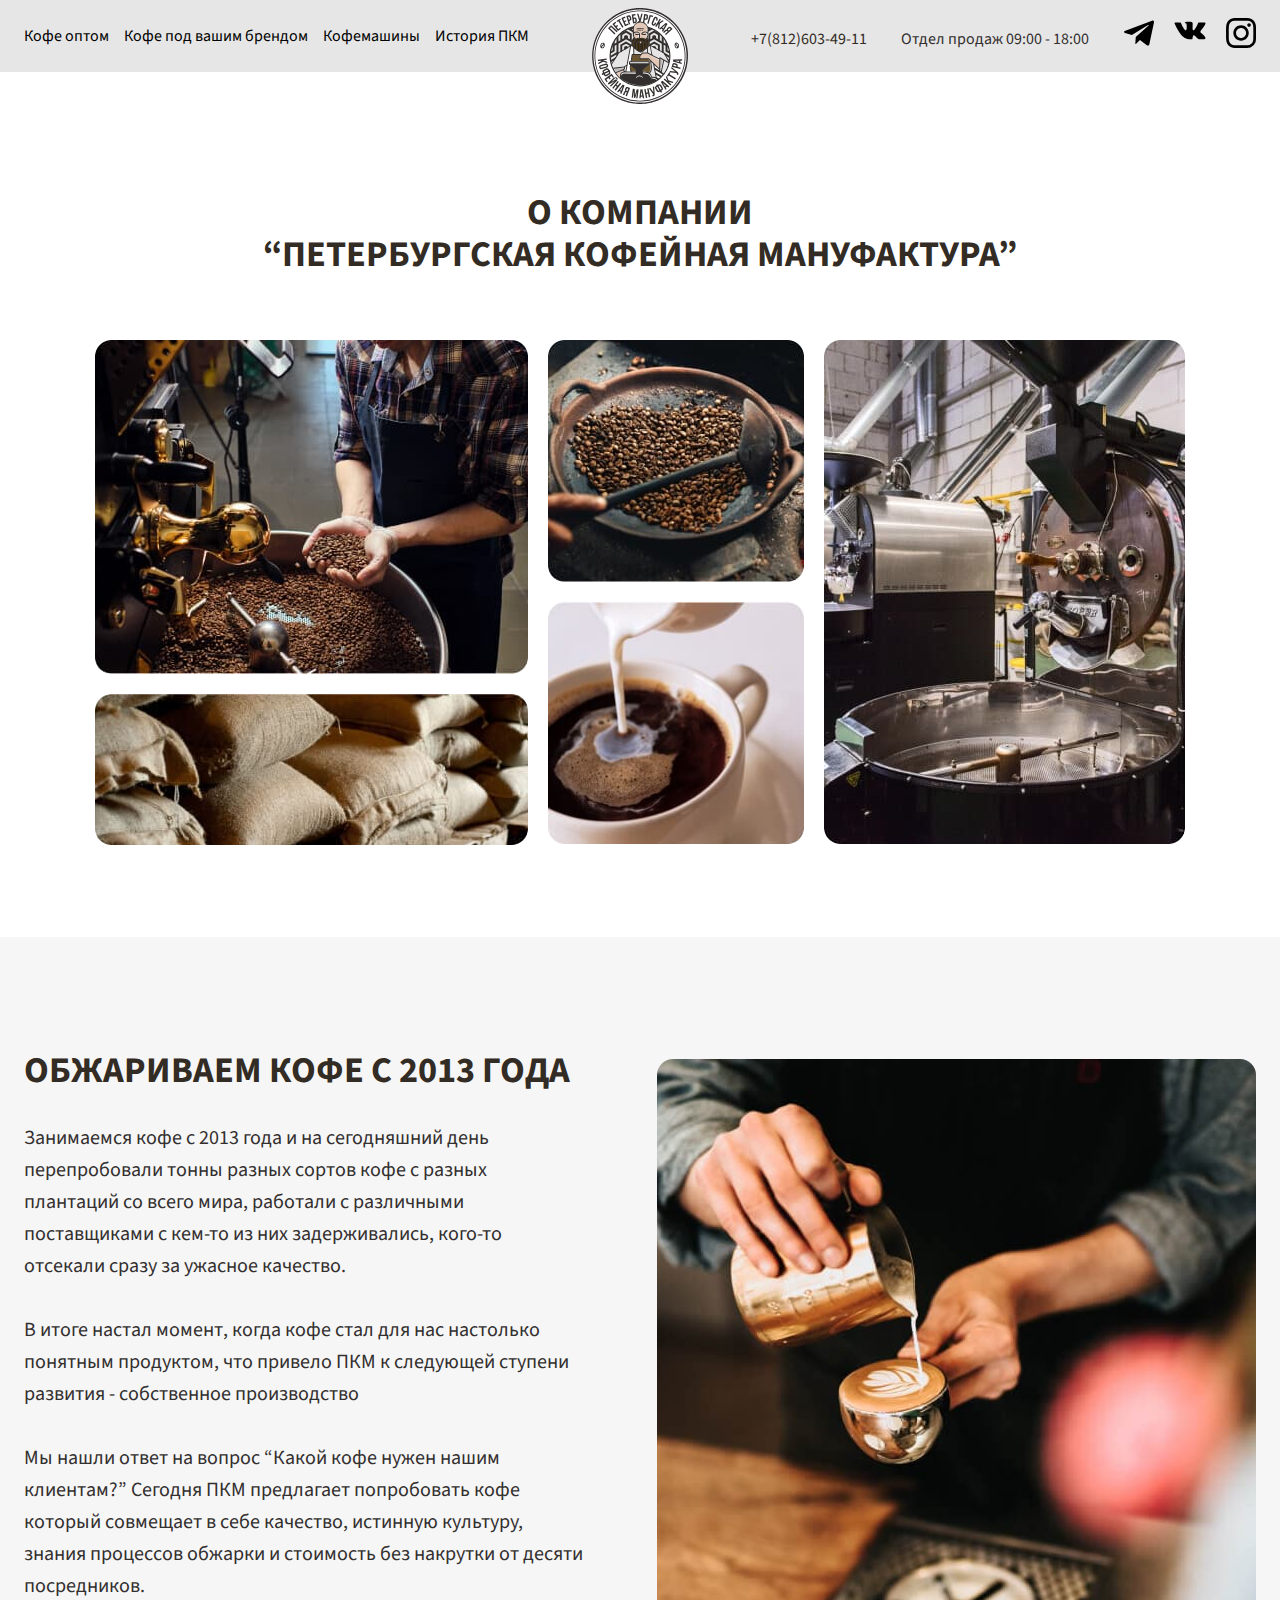
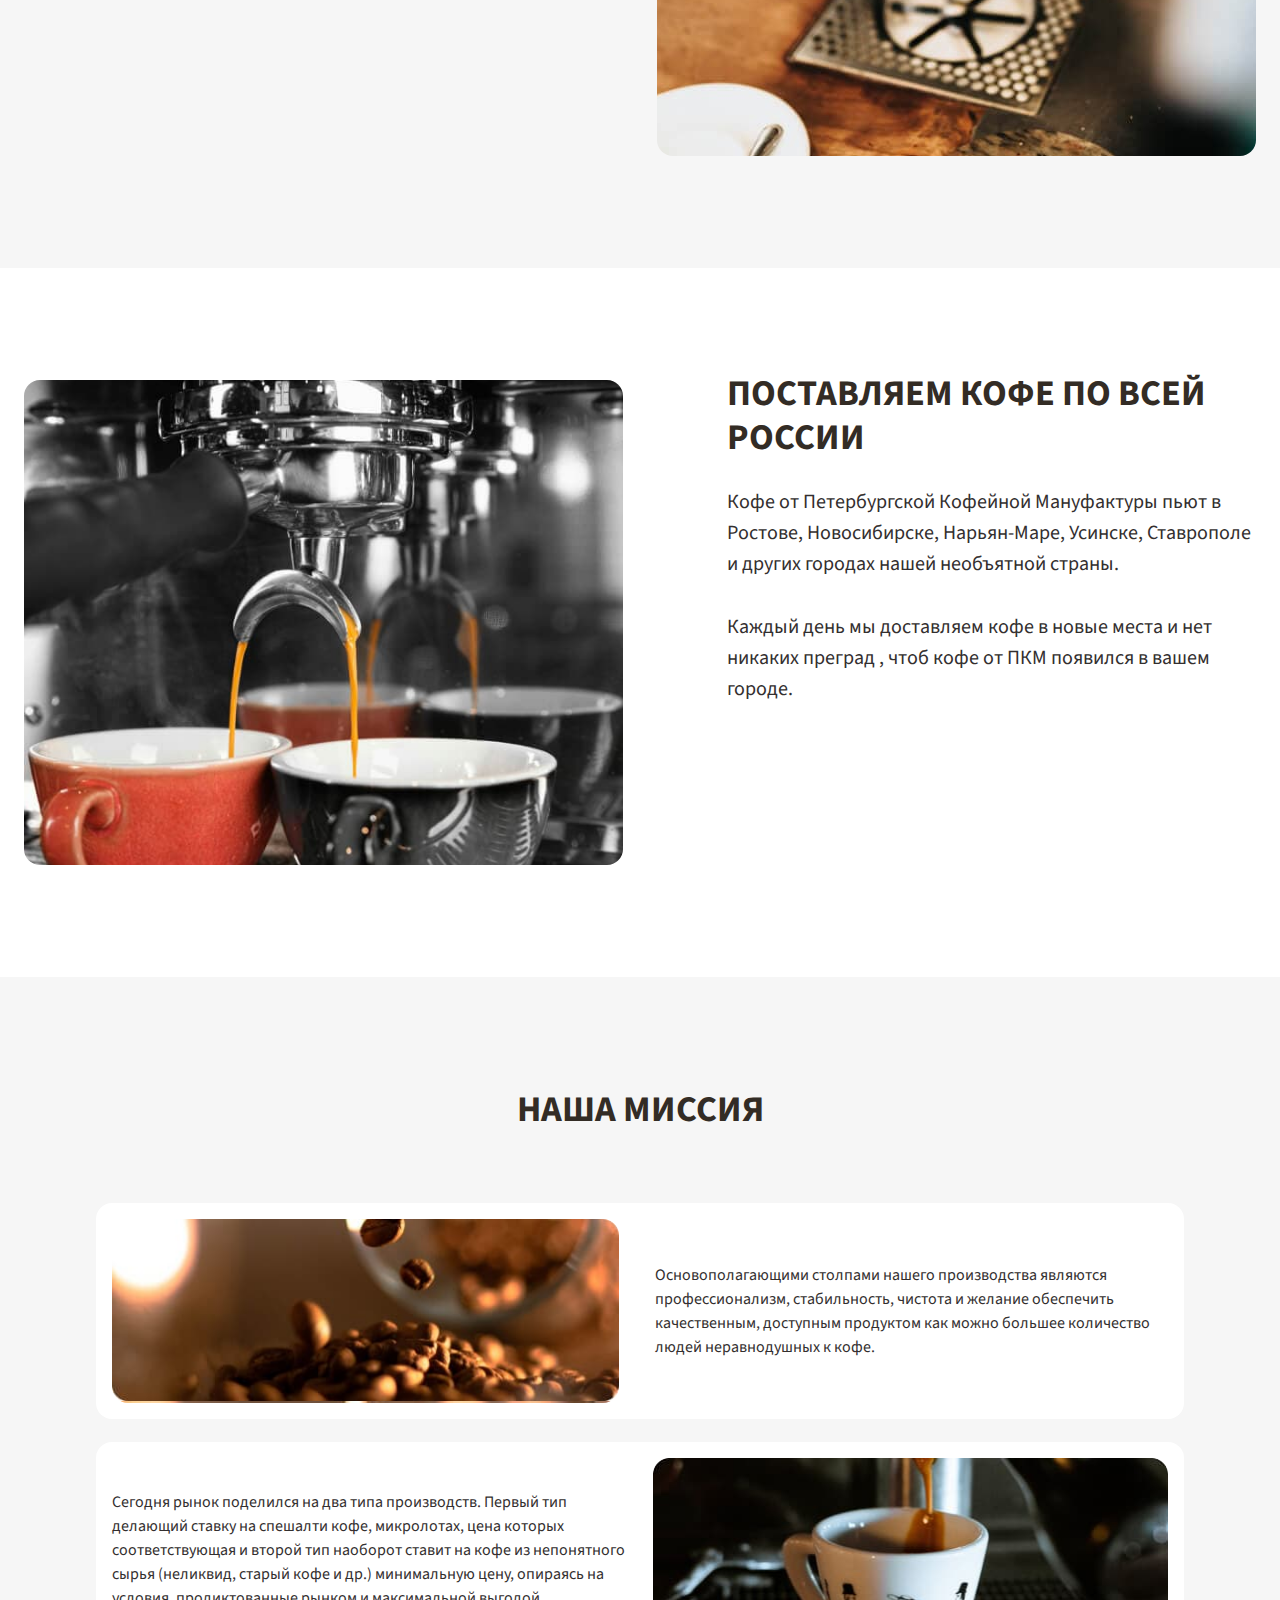
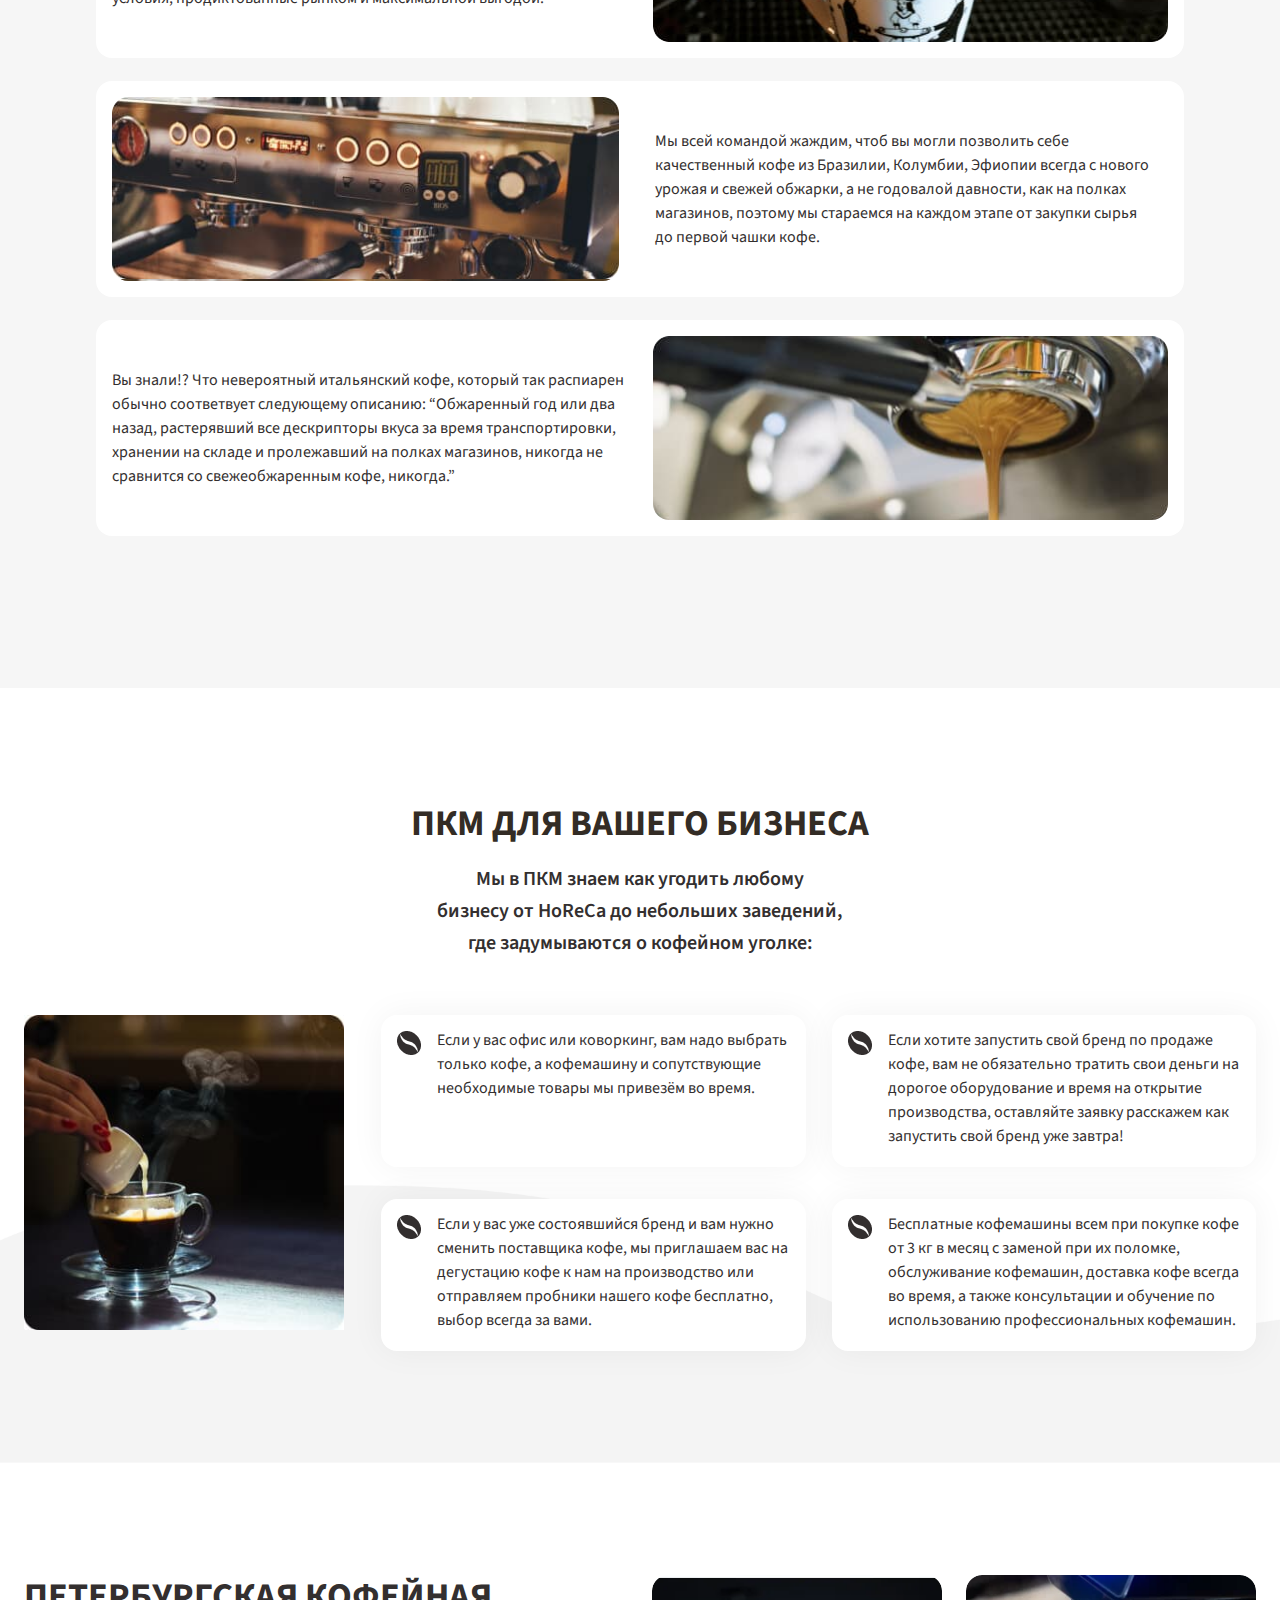
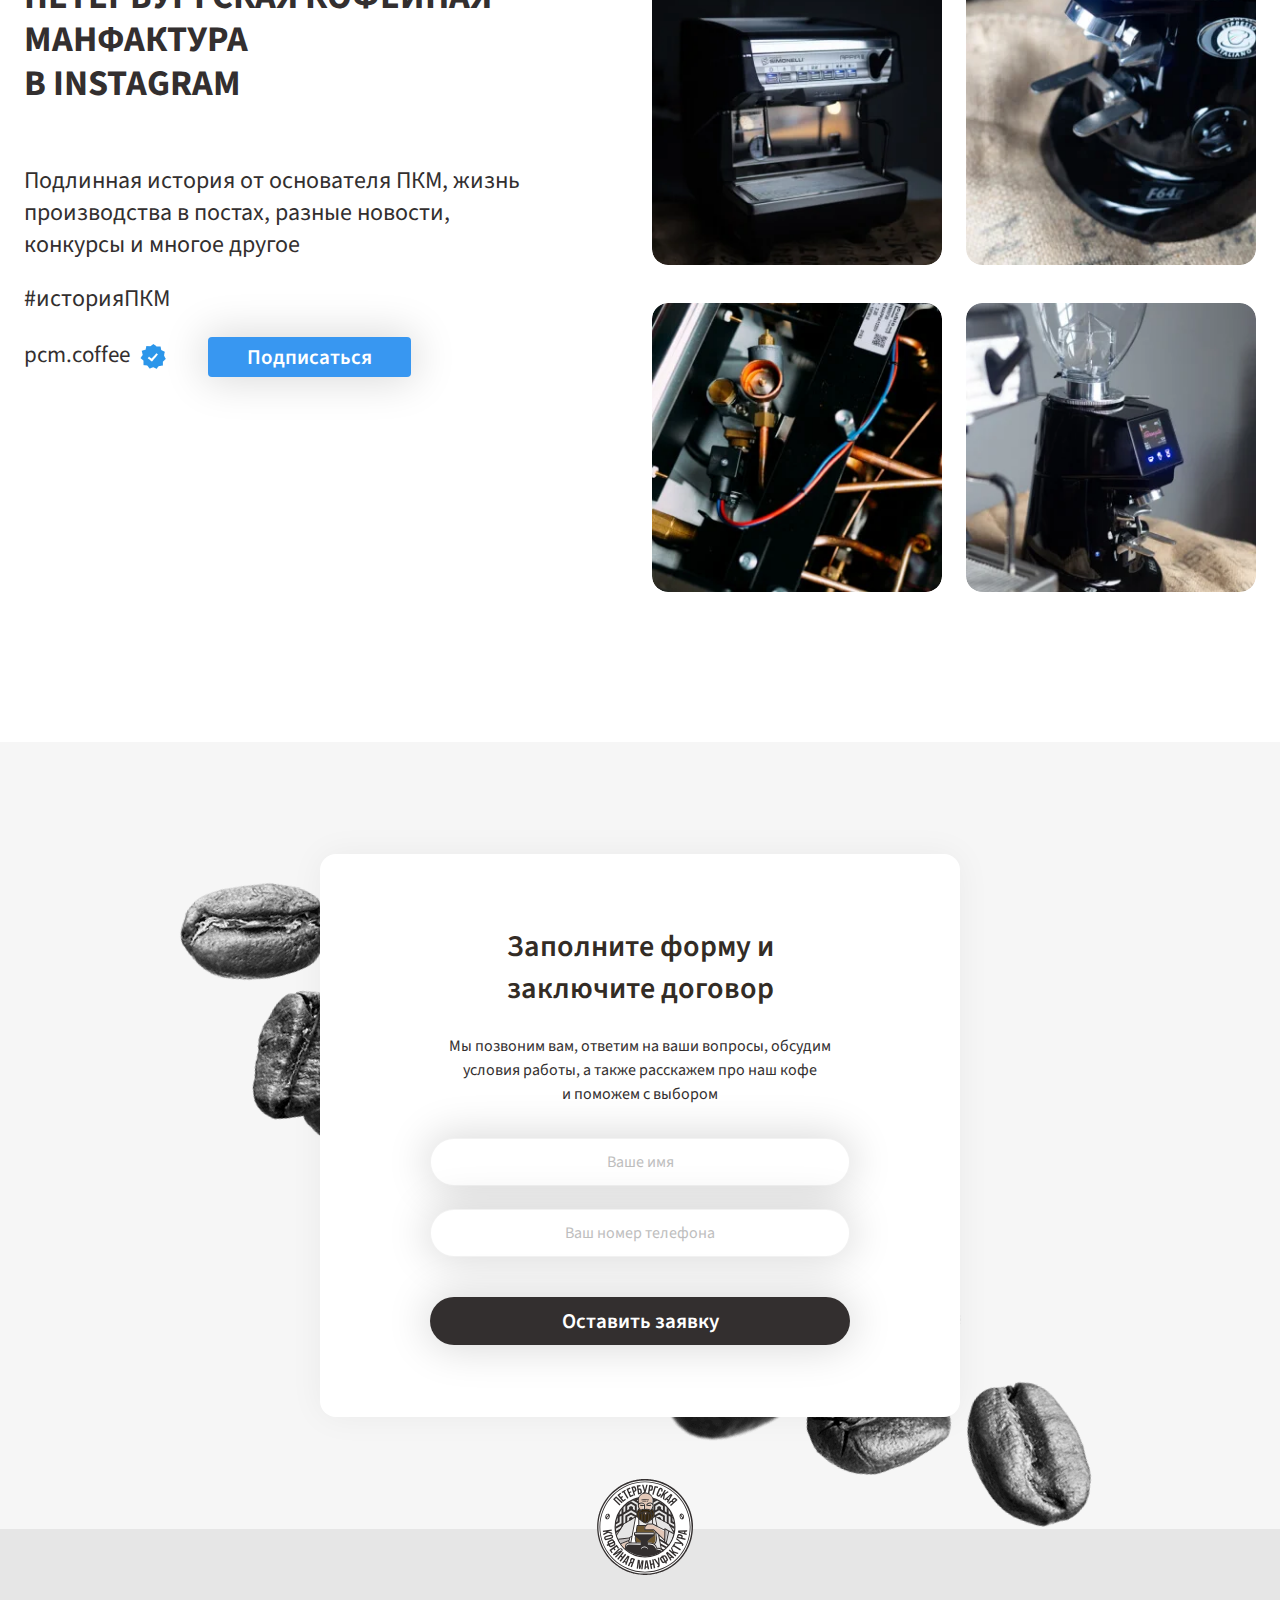
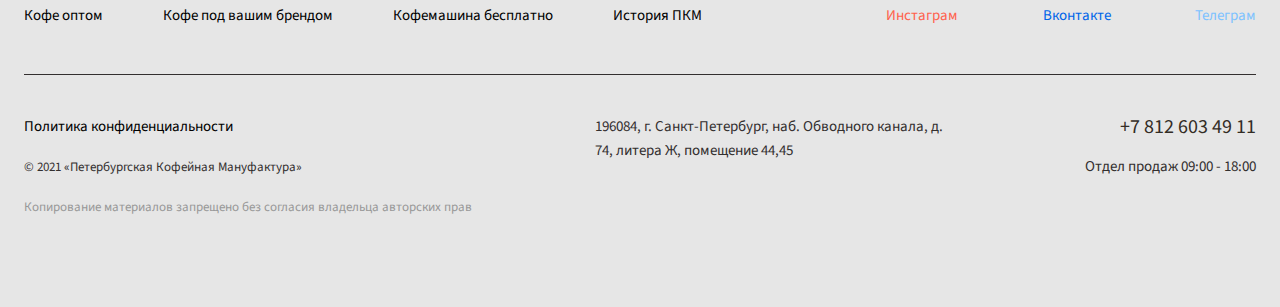
<file: about.html>
<!DOCTYPE html><html lang="ru-RU"><head><meta charset="utf-8"><title>Петербургская Кофейная Мануфактура</title><!--[if IE]><meta http-equiv="X-UA-Compatible" content="IE = edge"><![endif]--><meta name="viewport" content="width=device-width,initial-scale=1"><meta name="description" content="Свежий кофе от производителя ПКМ из Санкт-Петербурга. Минимальный опт заказ 3 кг. Кофемашина в подарок. Делаем кофе для брендов."><meta name="keywords" content=""><meta name="theme-color" content="#E6E6E6"><link rel="icon" type="image/png" href="static/images/common/favicon.png"><link href="https://fonts.googleapis.com/css2?family=Source+Sans+Pro:wght@400;600;700&amp;display=swap" rel="stylesheet"><link href="https://unpkg.com/aos@2.3.1/dist/aos.css" rel="stylesheet"><link rel="stylesheet" type="text/css" href="static/css/styles.css"></head><body class="no-scroll-y" id="page-top"><div class="wrapper"><header class="header"><div class="container df"><div class="header-nav nav-wrapper"><div class="sandwich"><div class="sandwich-line sandwich__line--top"></div></div><div class="nav-overlay"><nav class="nav"><ul class="nav-list"><li class="nav-item"><a class="nav-link" href="optom.html">Кофе оптом</a></li><li class="nav-item"><a class="nav-link" href="brand.html">Кофе под вашим брендом</a></li><li class="nav-item"><a class="nav-link" href="index.html">Кофемашины <span class="nav-link__mob">бесплатно</span></a></li><li class="nav-item"><a class="nav-link" href="about.html">История ПКМ</a></li><div class="dn nav-bottom"><a class="phone-link df" href="tel:+78126034911"><span>+7(812)603-49-11</span></a><div class="timework">Отдел продаж  09:00 - 18:00</div><div class="nav-bottom__social"><div class="social df"><a href="https://t.me/pcm_online" target="_blank" rel="noreferrer"><svg class="svg-sprite-icon icon-tele social-icon social-tele"><use xlink:href="static/images/sprite/symbol/sprite.svg#tele"></use></svg></a><a href="https://vk.com/pcm_online" target="_blank" rel="noreferrer"><svg class="svg-sprite-icon icon-vk social-icon social-vk"><use xlink:href="static/images/sprite/symbol/sprite.svg#vk"></use></svg></a><a href="https://instagram.com/pcm.online" target="_blank" rel="noreferrer"><svg class="svg-sprite-icon icon-insta social-icon social-insta"><use xlink:href="static/images/sprite/symbol/sprite.svg#insta"></use></svg></a></div></div><p>Следи за нами в соц. сетях                 </p></div></ul></nav></div></div><a class="logo" href="index.html"><img src="static/images/common/logo.svg" width="96" height="96" alt="Петербургская Кофейная Манфактура"></a><div class="header-info df sb"><div class="phone"><a class="phone-link df" href="tel:+78126034911"><span>+7(812)603-49-11</span></a></div><div class="worktime"><span>Отдел продаж  09:00 - 18:00</span></div><div class="social df"><a href="https://t.me/pcm_online" target="_blank" rel="noreferrer"><svg class="svg-sprite-icon icon-tele social-icon social-tele"><use xlink:href="static/images/sprite/symbol/sprite.svg#tele"></use></svg></a><a href="https://vk.com/pcm_online" target="_blank" rel="noreferrer"><svg class="svg-sprite-icon icon-vk social-icon social-vk"><use xlink:href="static/images/sprite/symbol/sprite.svg#vk"></use></svg></a><a href="https://instagram.com/pcm.online" target="_blank" rel="noreferrer"><svg class="svg-sprite-icon icon-insta social-icon social-insta"><use xlink:href="static/images/sprite/symbol/sprite.svg#insta"></use></svg></a></div></div></div></header><div class="content"><section class="s-banner s-a-banner w-bg"><div class="container"><div class="sec-title_wrapper"><h2 class="sec-title">О компании<br> “Петербургская Кофейная Мануфактура”</h2></div><div class="a-banner df"><div class="a-banner-block a-banner-left"><div class="a-banner-block__img"><img src="static/images/common/about/a-banner1.jpg" width="433" height="334" alt="Петербургская Кофейная Мануфактура"></div><div class="a-banner-block__img a-banner-block__desctop"><img src="static/images/common/about/a-banner2.jpg" width="433" height="151" alt="Петербургская Кофейная Мануфактура"></div><div class="a-banner-block__img a-banner-block__mob2"><img src="static/images/common/about/mob-banner2.jpg" width="153" height="152" alt="Петербургская Кофейная Мануфактура"></div></div><div class="a-banner-block a-banner-center"><div class="a-banner-block__img a-banner-block__desctop"><img src="static/images/common/about/a-banner3.jpg" width="256" height="242" alt="Петербургская Кофейная Мануфактура"></div><div class="a-banner-block__img a-banner-block__desctop"><img src="static/images/common/about/a-banner4.jpg" width="256" height="242" alt="Петербургская Кофейная Мануфактура"></div><div class="a-banner-block__img a-banner-block__mob"><img src="static/images/common/about/mob-banner1.jpg" width="327" height="152" alt="Петербургская Кофейная Мануфактура"></div></div><div class="a-banner-block a-banner-right"><div class="a-banner-block__img a-banner-block__desctop"><img src="static/images/common/about/a-banner5.jpg" width="361" height="504" alt="Петербургская Кофейная Мануфактура"></div><div class="a-banner-block__img a-banner-block__mob2"><img src="static/images/common/about/mob-banner3.jpg" width="153" height="152" alt="Петербургская Кофейная Мануфактура"></div><div class="a-banner-block__img a-banner-block__mob2"><img src="static/images/common/about/mob-banner4.jpg" width="153" height="152" alt="Петербургская Кофейная Мануфактура"></div></div></div></div></section><section class="s-a-since s-pad"><div class="container"><div class="a-since df sb"><div class="a-since-block a-since-left"><h2 class="sec-title">Обжариваем кофе с 2013 года</h2><div class="a-since-block__text"><p>Занимаемся кофе с 2013 года и на сегодняшний день перепробовали тонны разных сортов кофе с разных плантаций со всего мира, работали с различными поставщиками с кем-то из них задерживались, кого-то отсекали сразу за ужасное качество.</p><p>В итоге настал момент, когда кофе стал для нас настолько понятным продуктом, что привело ПКМ к следующей ступени развития - собственное производство  </p><p>Мы нашли ответ на вопрос “Какой кофе нужен нашим клиентам?” Сегодня ПКМ предлагает попробовать кофе который совмещает в себе качество, истинную культуру, знания процессов обжарки и стоимость без накрутки от десяти посредников.  </p></div></div><div class="a-since-block a-since-right"><img src="static/images/common/about/since.jpg" alt="Обжариваем кофе с 2013 года"></div></div></div></section><section class="s-a-since w-bg s-pad"><div class="container"><div class="a-since df a-supply sb"><div class="a-since-block a-since-right"><img src="static/images/common/about/supply.jpg" alt="Поставляем кофе по всей России"></div><div class="a-since-block a-since-left"><div class="a-since-block__wrapper"><h2 class="sec-title">Поставляем кофе по всей России</h2><div class="a-since-block__text"><p>Кофе от Петербургской Кофейной Мануфактуры пьют в Ростове, Новосибирске, Нарьян-Маре, Усинске, Ставрополе и других городах нашей необъятной страны.  </p><p>Каждый день мы доставляем кофе в новые места и нет никаких преград , чтоб кофе от ПКМ появился в вашем городе. </p></div></div></div></div></div></section><section class="s-a-mission s-pad"><div class="container"><div class="a-mission"><div class="sec-title_wrapper"><h2 class="sec-title">Наша миссия</h2></div><div class="a-mission-items"><div class="a-mission-item df sb"><div class="a-mission-item__img"><img class="mob-dn" src="static/images/common/about/m1-1.jpg" alt=""><img class="mob-b" src="static/images/common/about/m1.jpg" alt=""></div><div class="a-mission-item__text"><p>Основополагающими столпами нашего производства являются профессионализм, стабильность, чистота и желание обеспечить качественным, доступным продуктом как можно большее количество людей неравнодушных к кофе.</p></div></div><div class="a-mission-item df"><div class="a-mission-item__text"><p>Сегодня рынок поделился на два типа производств. Первый тип делающий ставку на спешалти кофе, микролотах, цена которых соответствующая и второй тип наоборот ставит на кофе из непонятного сырья (неликвид, старый кофе и др.) минимальную цену, опираясь на условия, продиктованные рынком и максимальной выгодой.</p></div><div class="a-mission-item__img"><img class="mob-dn" src="static/images/common/about/m2-1.jpg" alt=""><img class="mob-b" src="static/images/common/about/m2.jpg" alt=""></div></div><div class="a-mission-item df"><div class="a-mission-item__img"><img class="mob-dn" src="static/images/common/about/m3-1.jpg" alt=""><img class="mob-b" src="static/images/common/about/m3.jpg" alt=""></div><div class="a-mission-item__text"><p>Мы всей командой жаждим, чтоб вы могли позволить себе качественный кофе из Бразилии, Колумбии, Эфиопии всегда с нового урожая и свежей обжарки, а не годовалой давности, как на полках магазинов, поэтому мы стараемся на каждом этапе от закупки сырья до первой чашки кофе.</p></div></div><div class="a-mission-item df"><div class="a-mission-item__text"><p>Вы знали!? Что невероятный итальянский кофе, который так распиарен обычно соответвует следующему описанию: “Обжаренный год или два назад, растерявший все дескрипторы вкуса за время транспортировки, хранении на складе и пролежавший на полках магазинов, никогда не сравнится со свежеобжаренным кофе, никогда.” </p></div><div class="a-mission-item__img"><img class="mob-dn" src="static/images/common/about/m4-1.jpg" alt=""><img class="mob-b" src="static/images/common/about/m4.jpg" alt=""></div></div></div></div></div></section><section class="s-a-biz w-bg s-pad"><div class="container"><div class="sec-title_wrapper"><h2 class="sec-title">ПКМ для Вашего бизнеса</h2><p class="sub-title">Мы в ПКМ знаем как угодить любому<br> бизнесу от HoReCa до небольших заведений,<br> где задумываются о кофейном уголке: </p></div><div class="a-biz df"><div class="a-biz-block a-biz-right"><div class="a-biz-block__img"><img src="static/images/common/about/a-biz.jpg" alt="ПКМ для Вашего бизнеса"></div></div><div class="a-biz-block a-biz-left df"><div class="a-biz-block__text"><div class="a-biz-block__item df"><img src="static/images/common/about/biz-bean.png" alt=""><p>Если у вас офис или коворкинг, вам надо выбрать только кофе, а кофемашину и сопутствующие необходимые товары мы привезём во время.</p></div><div class="a-biz-block__item df"><img src="static/images/common/about/biz-bean.png" alt=""><p>Если у вас уже состоявшийся бренд и вам нужно сменить поставщика кофе, мы приглашаем вас на дегустацию кофе к нам на производство или отправляем пробники нашего кофе бесплатно, выбор всегда за вами.</p></div></div><div class="a-biz-block__text"><div class="a-biz-block__item df"><img src="static/images/common/about/biz-bean.png" alt=""><p>Если хотите запустить свой бренд по продаже кофе, вам не обязательно тратить свои деньги на дорогое оборудование и время на открытие производства, оставляйте заявку расскажем как запустить свой бренд уже завтра! </p></div><div class="a-biz-block__item df"><img src="static/images/common/about/biz-bean.png" alt=""><p>Бесплатные кофемашины всем при покупке кофе от 3 кг в месяц с заменой при их поломке, обслуживание кофемашин, доставка кофе всегда во время, а также консультации и обучение по использованию профессиональных кофемашин.</p></div></div></div></div></div></section><section class="s-manfak s-pad w-bg"><div class="container"><div class="manfak df sb"><div class="manfak-left"><h2 class="manfak-title">Петербургская Кофейная Манфактура<br> в Instagram</h2><p>Подлинная история от основателя ПКМ, жизнь производства в постах, разные новости, конкурсы и многое другое</p><p class="tag">#историяПКМ</p><div class="manfak-left__link df"><div class="manfak-left__insta"><span>pcm.coffee</span><img src="static/images/common/ok.png" alt=""></div><a class="btn btn-blue" href="https://instagram.com/pcm.online" target="_blank">Подписаться</a></div></div><div class="manfak-right df"><div class="manfak-right__img"><picture><source type="image/webp" srcset="static/images/common/manfak/1.webp"><source type="image/jpeg" srcset="static/images/common/manfak/1.jpg"><img src="static/images/common/manfak/1.jpg" alt=""></picture></div><div class="manfak-right__img"><picture><source type="image/webp" srcset="static/images/common/manfak/2.webp"><source type="image/jpeg" srcset="static/images/common/manfak/2.jpg"><img src="static/images/common/manfak/2.jpg" alt=""></picture></div><div class="manfak-right__img"><picture><source type="image/webp" srcset="static/images/common/manfak/3.webp"><source type="image/jpeg" srcset="static/images/common/manfak/3.jpg"><img src="static/images/common/manfak/3.jpg" alt=""></picture></div><div class="manfak-right__img"><picture><source type="image/webp" srcset="static/images/common/manfak/4.webp"><source type="image/jpeg" srcset="static/images/common/manfak/4.jpg"><img src="static/images/common/manfak/4.jpg" alt=""></picture></div></div></div></div></section><section class="s-form1 a-form"><div class="container"><img class="a-form__absolute layer" src="static/images/common/about/a-form.png" alt="" data-speed="2"><div class="form1 b-form"><form class="form form2-popup" enctype="multipart/form-data" id="form2"><div class="form2-popup__wrapper"><h2 class="sec-title">Заполните форму и заключите договор </h2><p>Мы позвоним вам, ответим на ваши вопросы, обсудим условия работы, а также расскажем про наш кофе и поможем с выбором</p><div class="form-inputs"><input class="form-input" type="text" name="name" placeholder="Ваше имя"><input class="form-input" type="tel" name="phone" placeholder="Ваш номер телефона" data-validate-field="tel"></div><div class="form-btn"><button class="btn btn-form">Оставить заявку</button></div></div><div class="form2-popup__ok ok"><div class="ok-wrap"><div class="ok-img"><img src="static/images/common/form-ok.jpg" alt="Ваша заявка уже у нас"></div><h3 class="ok-title">Ваша заявка уже у нас</h3><p class="ok-text">Мы скоро свяжемся с вами!</p></div></div></form></div></div></section><div class="form1 popform mfp-hide" id="popup-form"><div class="popup-close"><svg class="svg-sprite-icon icon-close popup-close__icon"><use xlink:href="static/images/sprite/symbol/sprite.svg#close"></use></svg></div><form class="form form2-popup" enctype="multipart/form-data" method="post" id="form1"><div class="form2-popup__wrapper"><h2 class="sec-title">Заполните форму и <b class="popup-title-in">получите кофемашину</b> </h2><p>Мы позвоним вам, ответим на ваши вопросы, обсудим условия работы, а также расскажем про наш кофе и поможем с выбором</p><div class="form-inputs"><input class="form-input" type="text" name="name" placeholder="Ваше имя"><input class="form-input" type="tel" name="phone" placeholder="Ваш номер телефона" data-validate-field="tel"></div><div class="form-btn"><button class="btn btn-form">Оставить заявку</button></div></div><div class="form2-popup__ok ok"><div class="ok-wrap"><div class="ok-img"><img src="static/images/common/form-ok.jpg" alt="Ваша заявка уже у нас"></div><h3 class="ok-title">Ваша заявка уже у нас</h3><p class="ok-text">Мы скоро свяжемся с вами!</p><a class="btn ok-btn" href="#">Хорошо</a></div></div></form></div></div><footer class="footer"><div class="container"><div class="sec-title_wrapper"><div class="logo"><img src="static/images/common/logo.svg" width="96" height="96" alt="Петербургская Кофейная Манфактура"></div></div><div class="footer-top df"><nav class="nav footer-top__nav"><ul class="nav-list"><li class="nav-item"><a class="nav-link" href="optom.html">Кофе оптом</a></li><li class="nav-item"><a class="nav-link" href="brand.html">Кофе под вашим брендом</a></li><li class="nav-item"><a class="nav-link" href="index.html">Кофемашина бесплатно</a></li><li class="nav-item"><a class="nav-link" href="about.html">История ПКМ</a></li></ul></nav><div class="footer-top__social df"><a href="https://instagram.com/pcm.online" target="_blank" rel="noreferrer">Инстаграм</a><a href="https://vk.com/pcm_online" target="_blank" rel="noreferrer">Вконтакте</a><a href="https://t.me/pcm_online" target="_blank" rel="noreferrer">Телеграм</a></div></div><div class="footer-bottom df sb"><div class="footer-bottom__block"><a class="politic" href="#">Политика конфиденциальности</a><p class="date">© 2021 «Петербургская Кофейная Мануфактура»</p><div class="footer-copy">Копирование материалов запрещено без согласия владельца авторских прав</div></div><div class="footer-bottom__block"><div class="adress"><span>196084, г. Санкт-Петербург, наб. Обводного канала, д. 74, литера Ж, помещение 44,45</span></div></div><div class="footer-bottom__block"><div class="phone"><a class="phone-link" href="tel:+78126034911">+7 812 603 49 11</a></div><div class="timework">Отдел продаж  09:00 - 18:00</div></div></div></div></footer></div><script src="static/js/mask.js"></script><script src="static/js/validate.js"></script><script src="https://unpkg.com/aos@2.3.1/dist/aos.js"></script><script src="static/js/libs.js"></script><script src="static/js/main.js"></script></body></html>
</file>
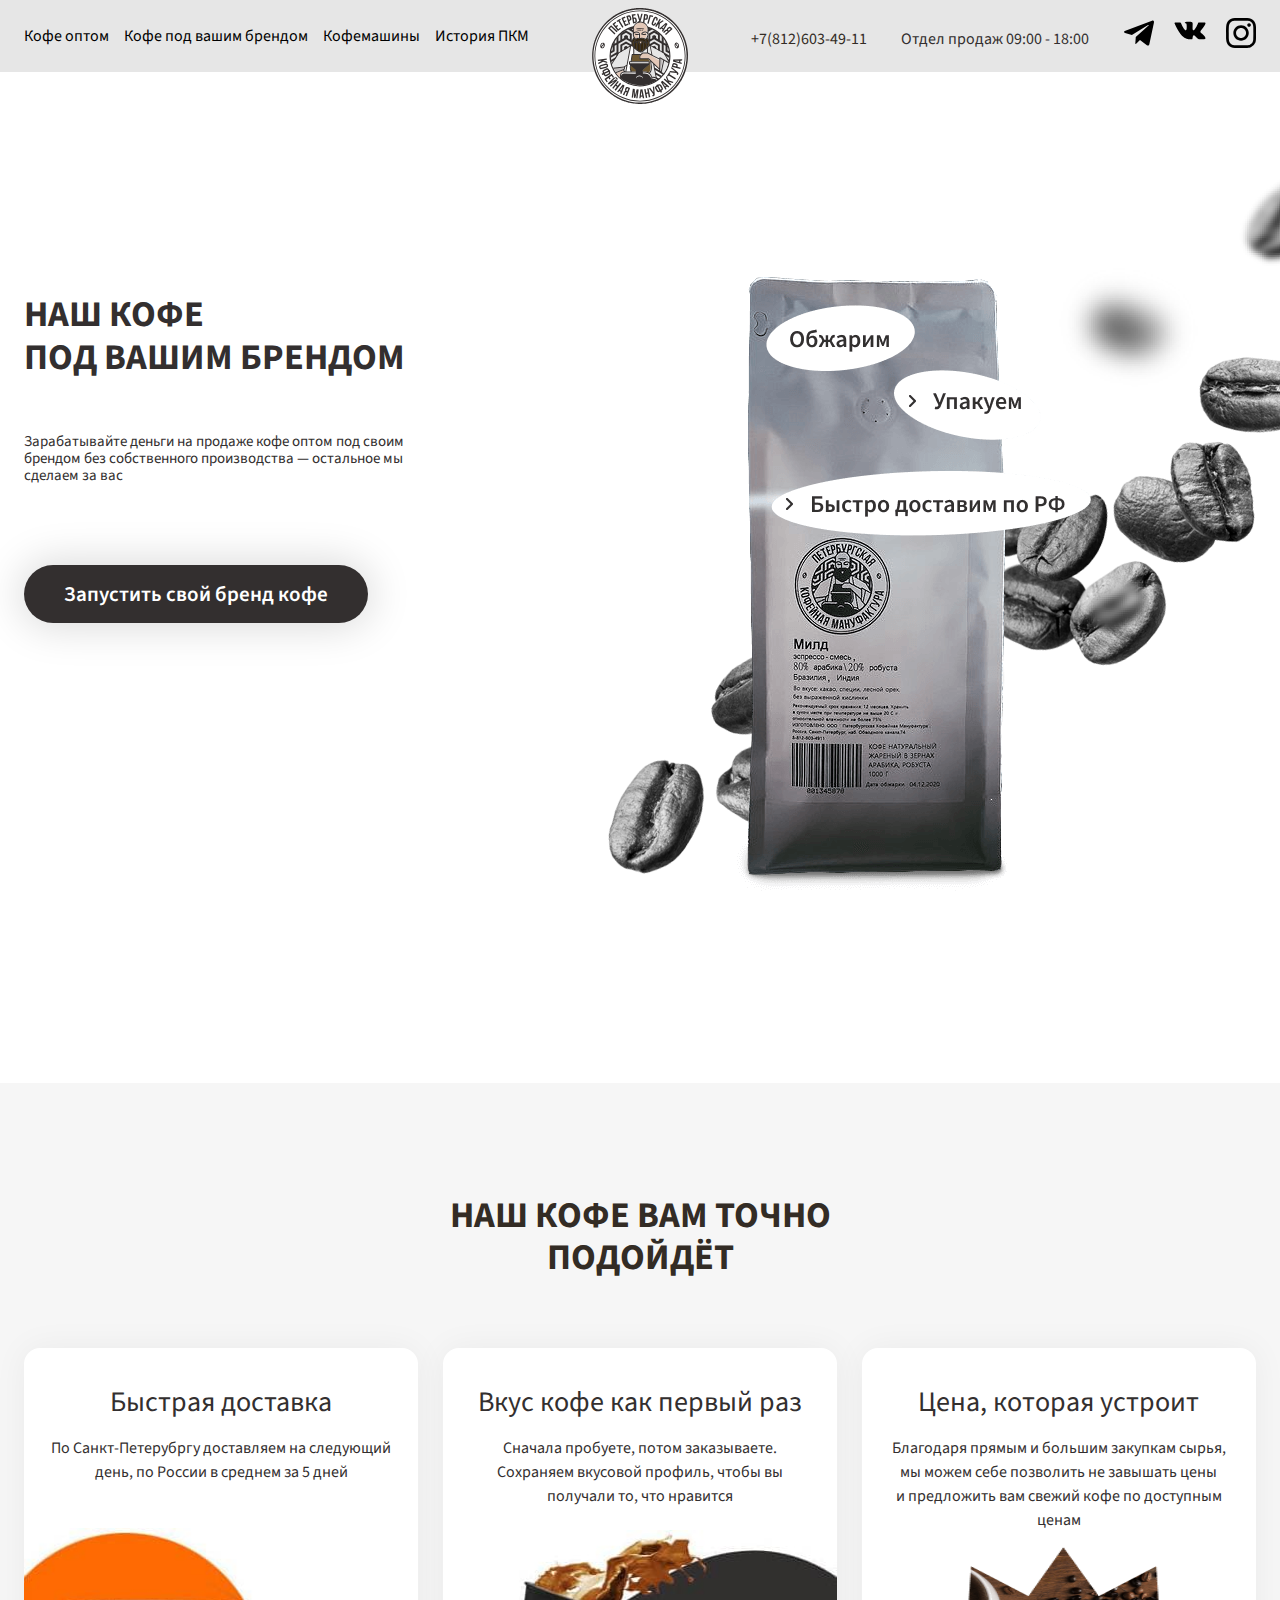
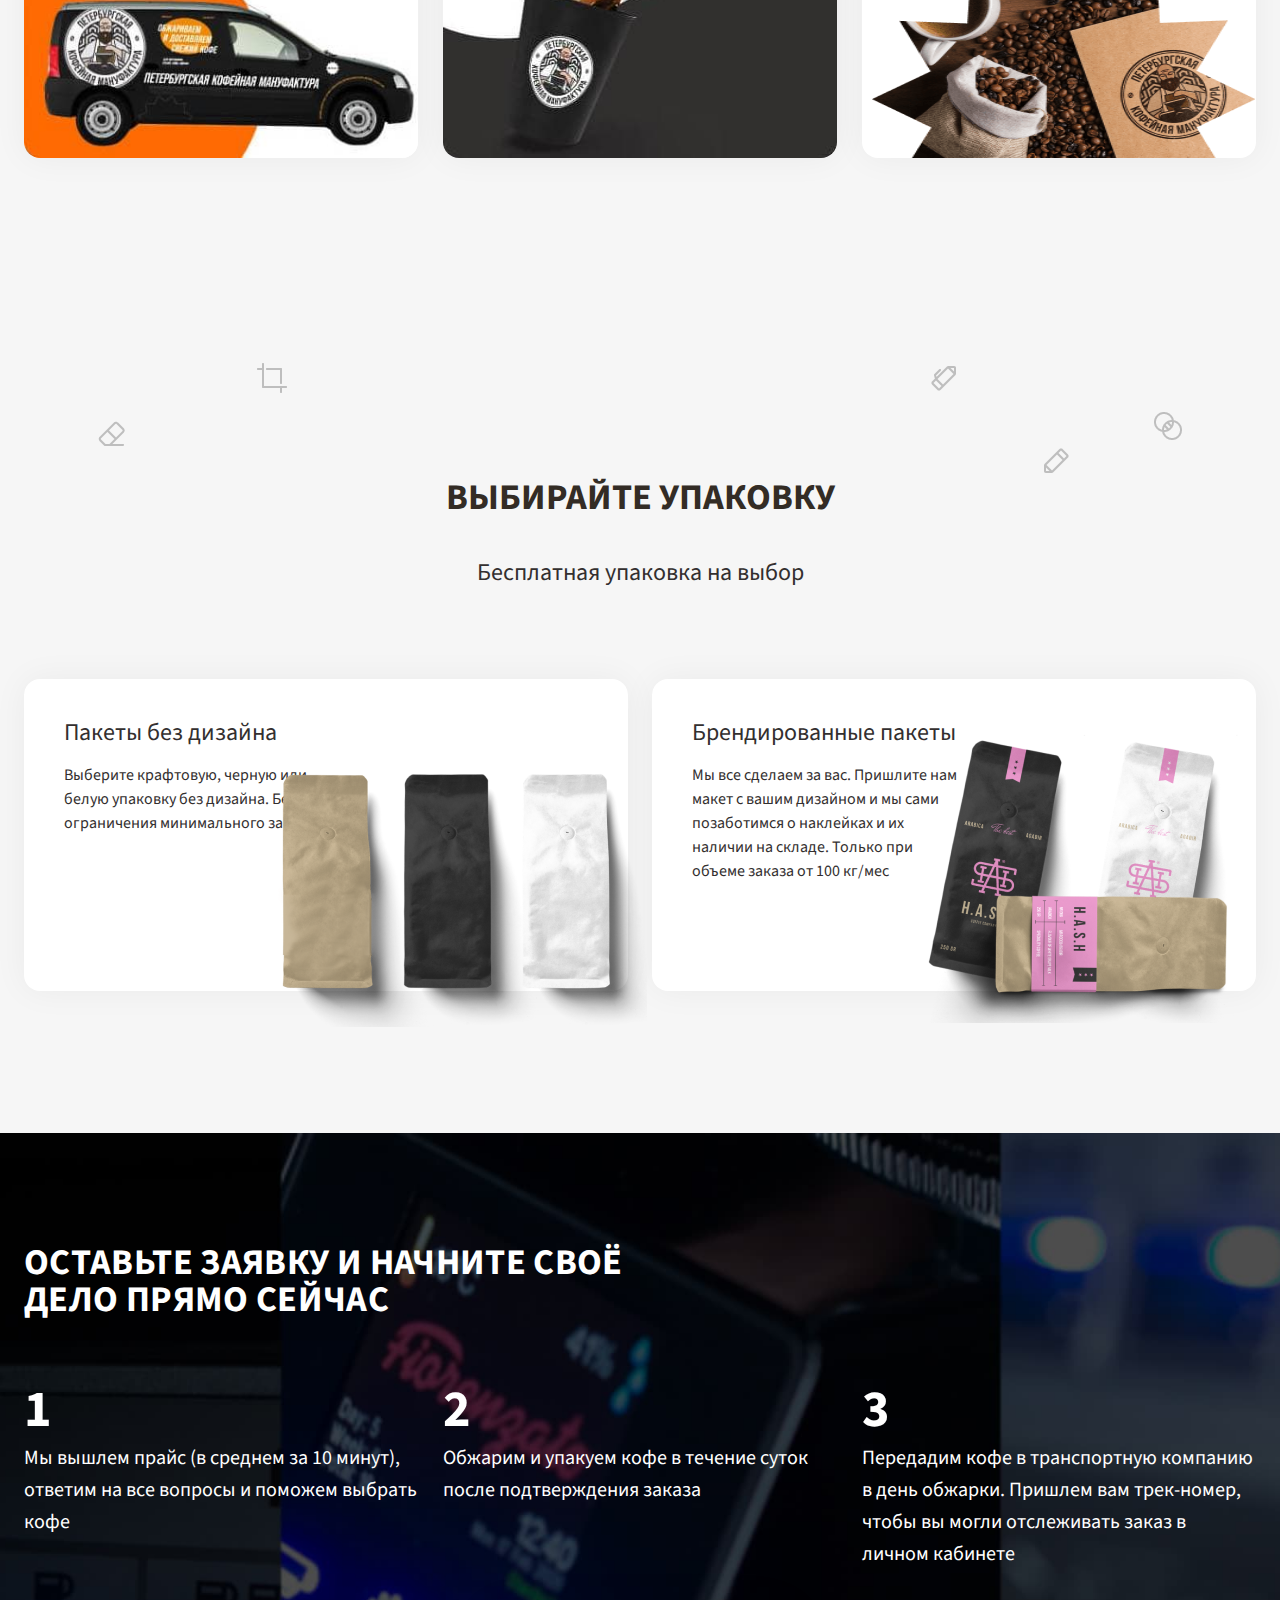
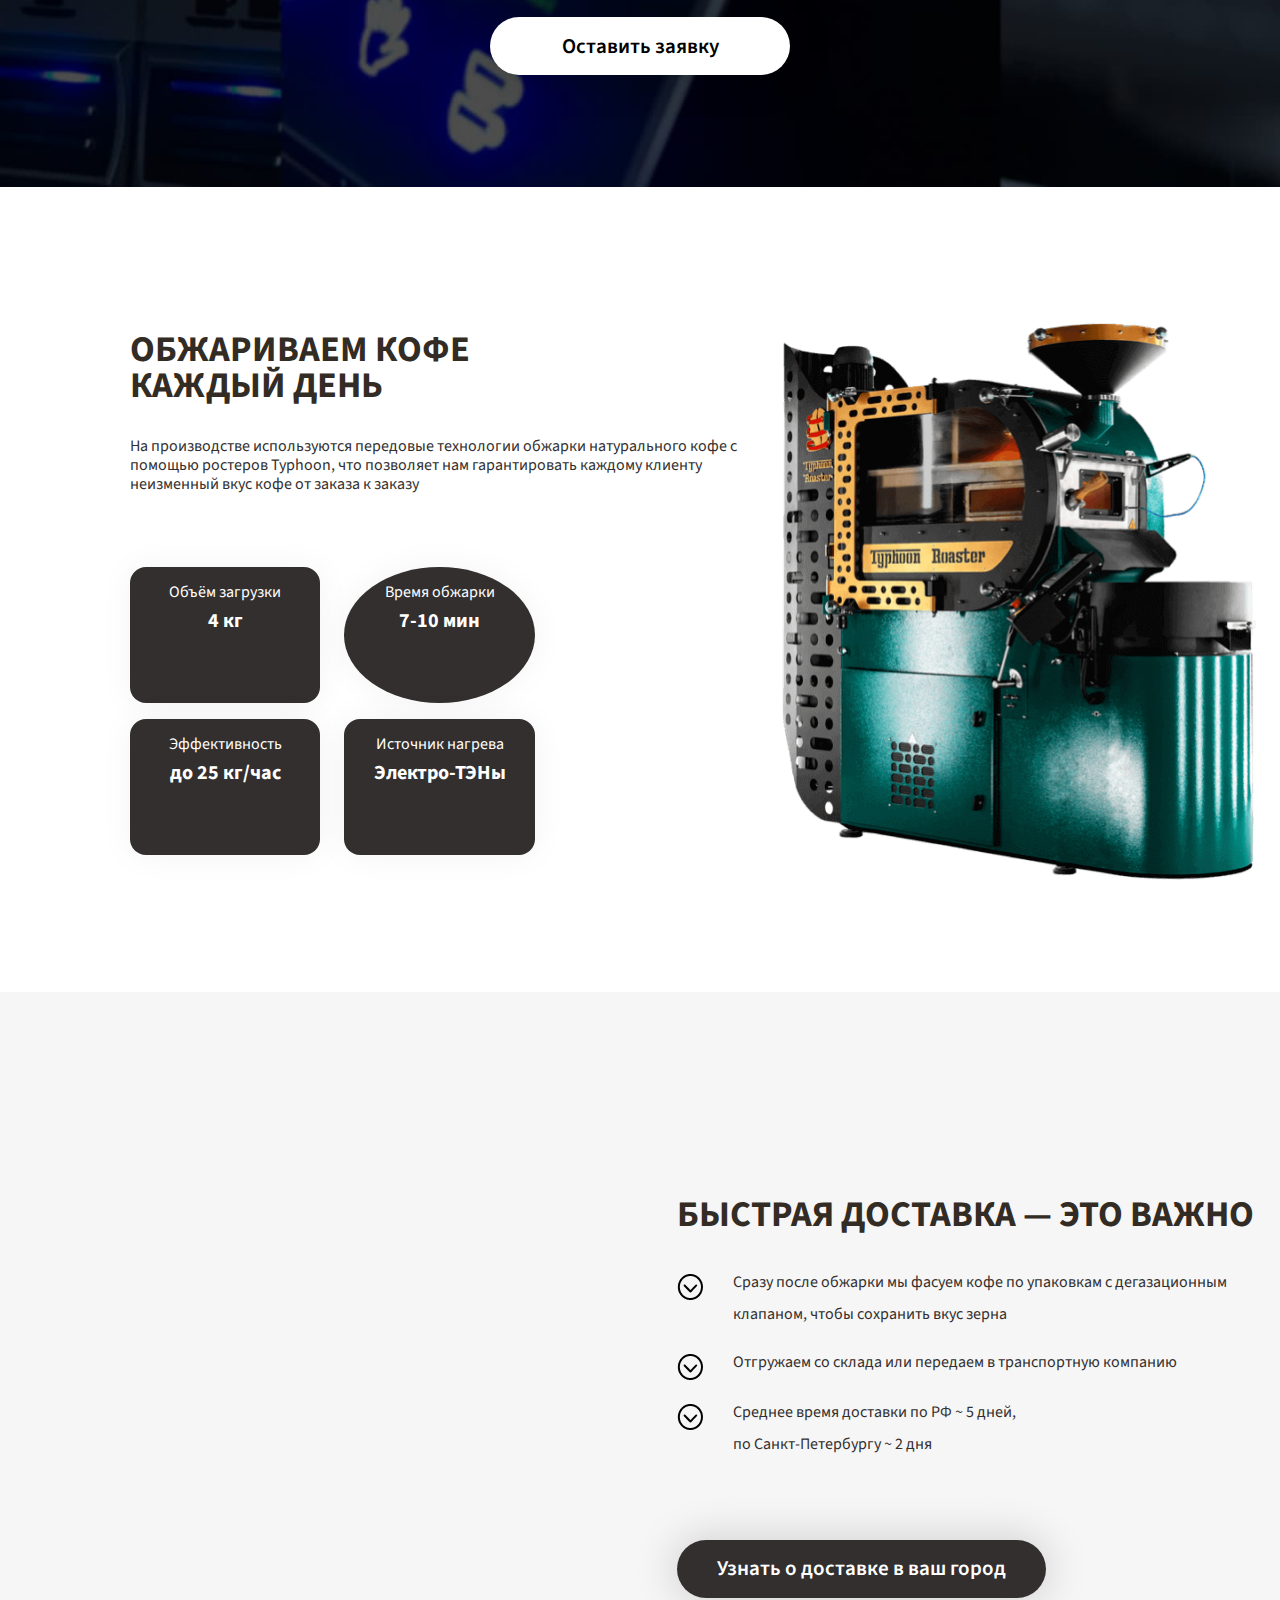
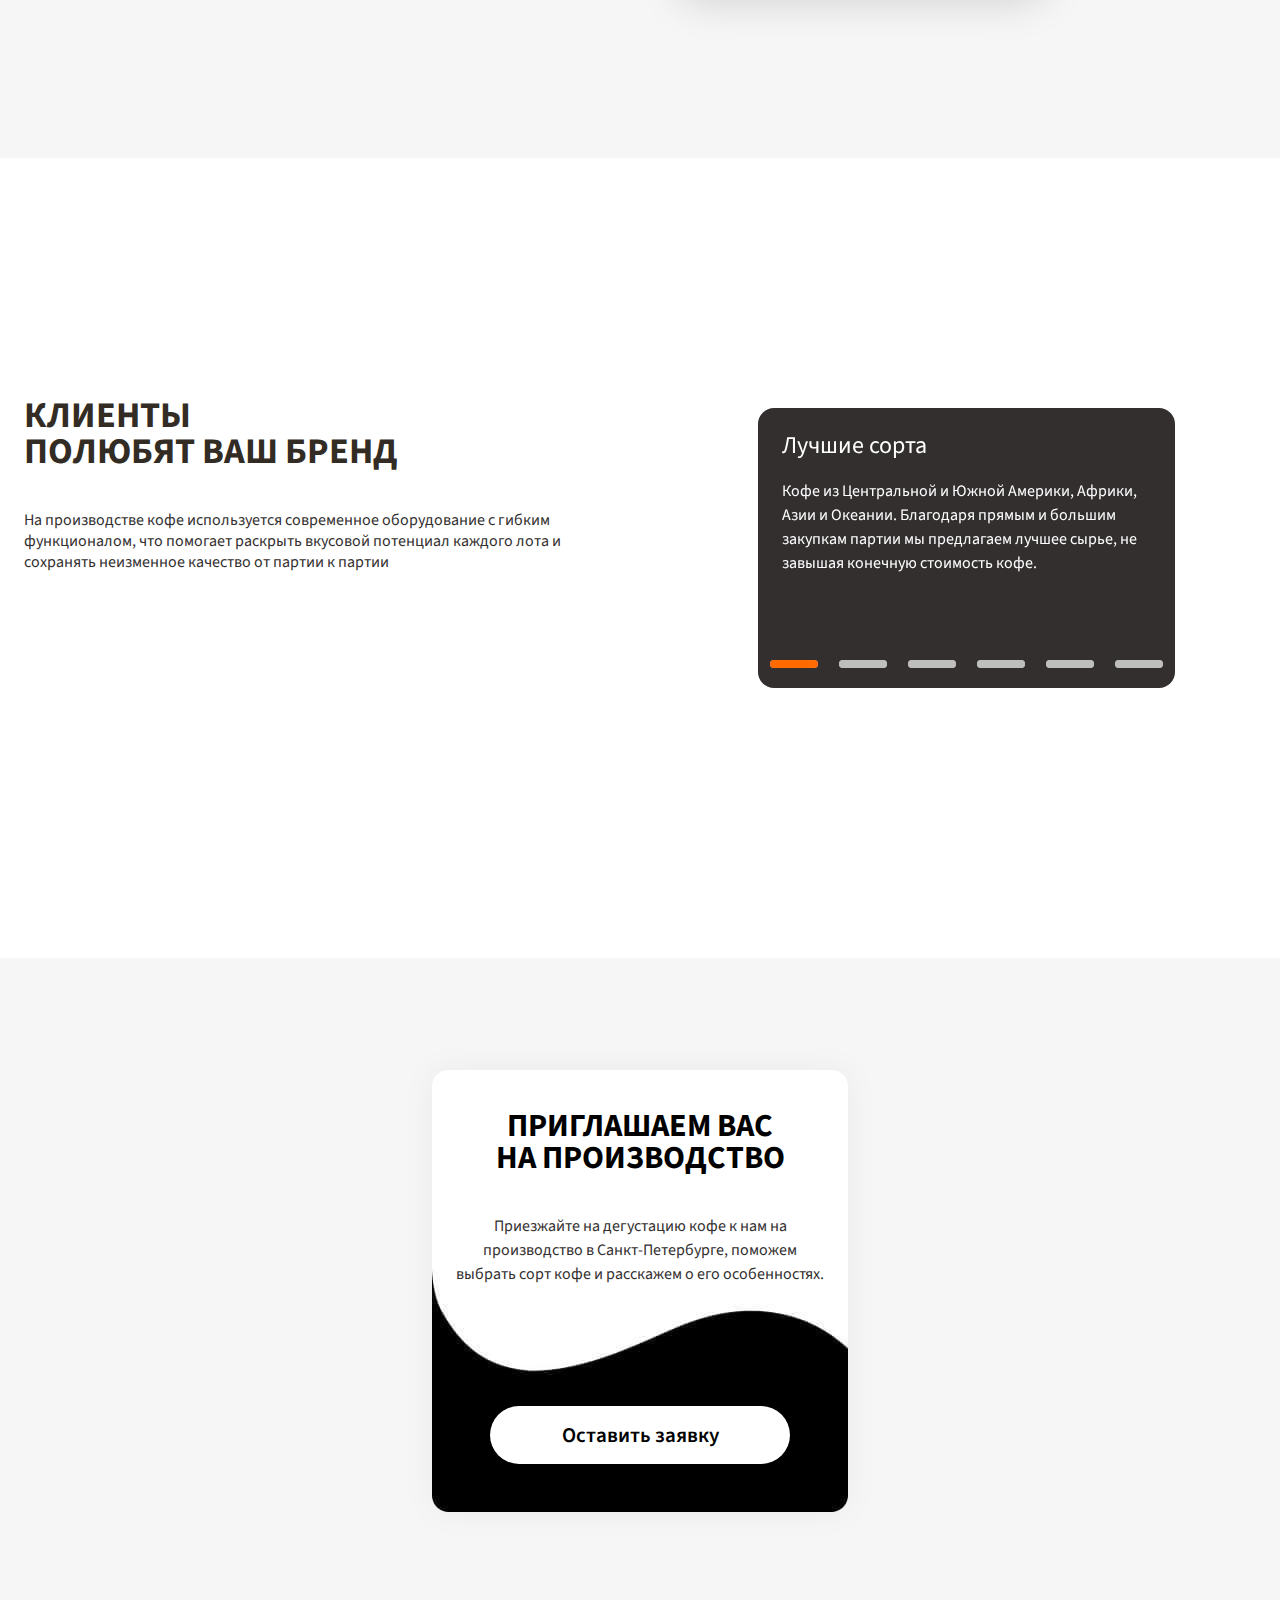
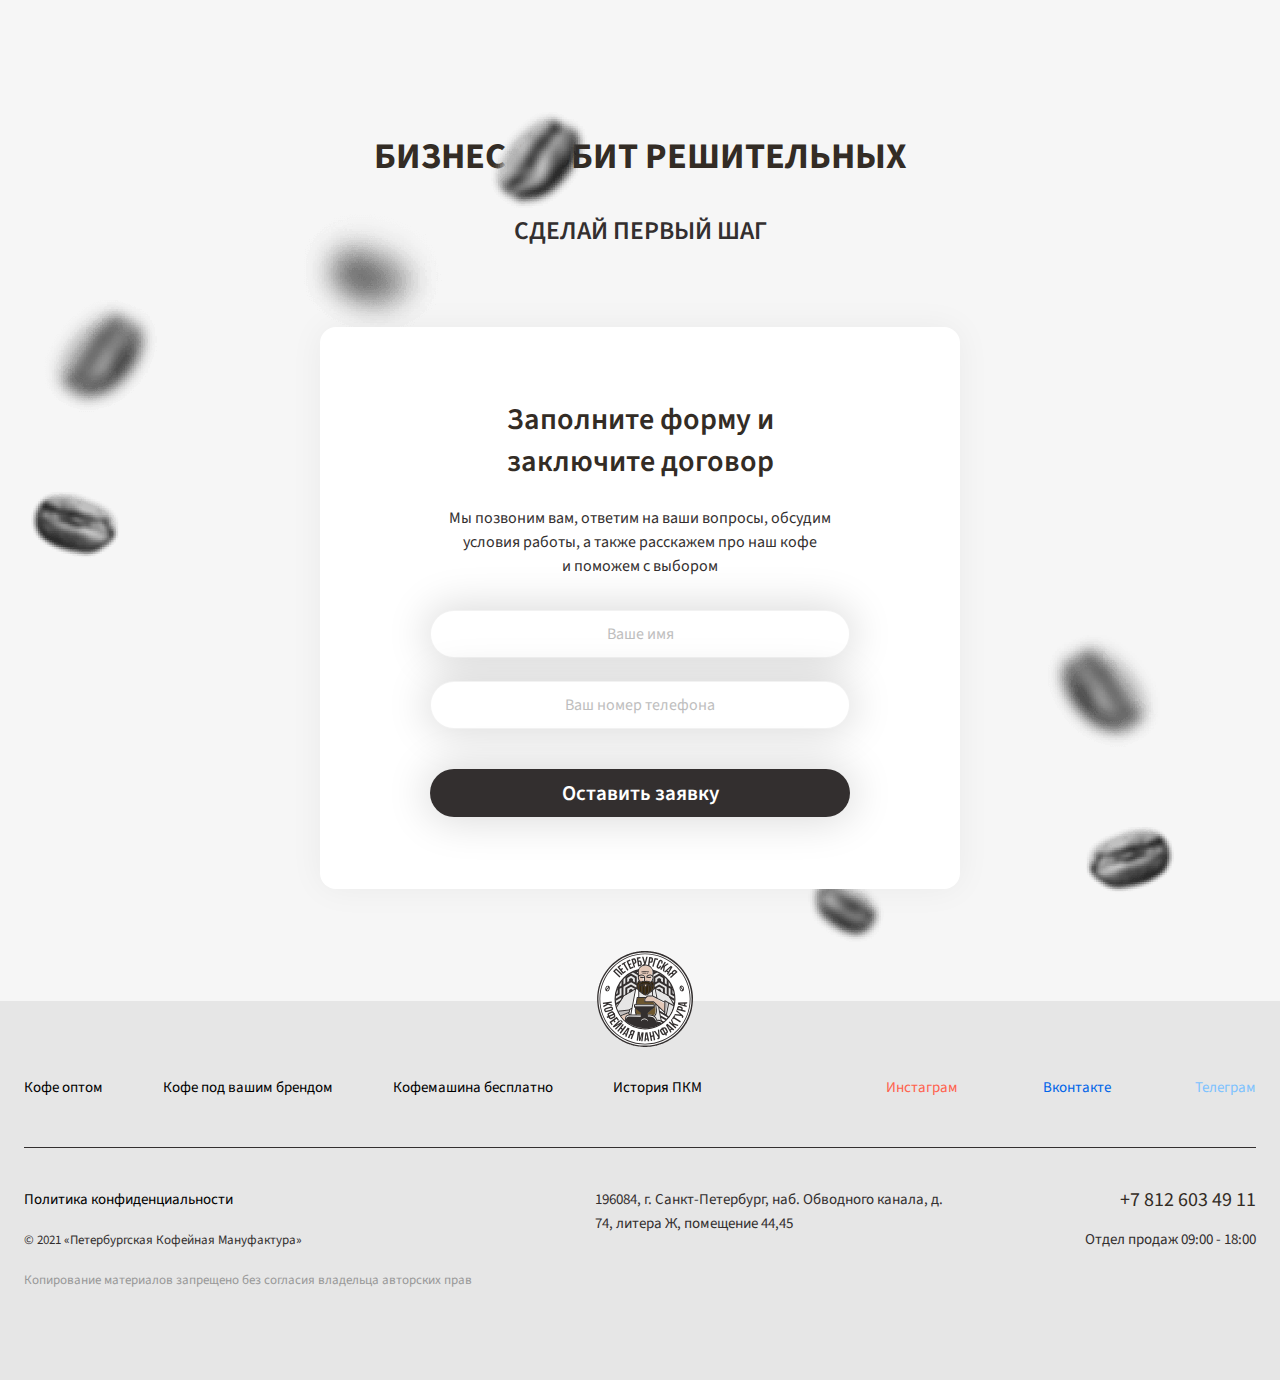
<file: brand.html>
<!DOCTYPE html><html lang="ru-RU"><head><meta charset="utf-8"><title>Петербургская Кофейная Мануфактура</title><!--[if IE]><meta http-equiv="X-UA-Compatible" content="IE = edge"><![endif]--><meta name="viewport" content="width=device-width,initial-scale=1"><meta name="description" content="Свежий кофе от производителя ПКМ из Санкт-Петербурга. Минимальный опт заказ 3 кг. Кофемашина в подарок. Делаем кофе для брендов."><meta name="keywords" content=""><meta name="theme-color" content="#E6E6E6"><link rel="icon" type="image/png" href="static/images/common/favicon.png"><link href="https://fonts.googleapis.com/css2?family=Source+Sans+Pro:wght@400;600;700&amp;display=swap" rel="stylesheet"><link href="https://unpkg.com/aos@2.3.1/dist/aos.css" rel="stylesheet"><link rel="stylesheet" type="text/css" href="static/css/styles.css"></head><body class="no-scroll-y" id="page-top"><div class="wrapper"><header class="header"><div class="container df"><div class="header-nav nav-wrapper"><div class="sandwich"><div class="sandwich-line sandwich__line--top"></div></div><div class="nav-overlay"><nav class="nav"><ul class="nav-list"><li class="nav-item"><a class="nav-link" href="optom.html">Кофе оптом</a></li><li class="nav-item"><a class="nav-link" href="brand.html">Кофе под вашим брендом</a></li><li class="nav-item"><a class="nav-link" href="index.html">Кофемашины <span class="nav-link__mob">бесплатно</span></a></li><li class="nav-item"><a class="nav-link" href="about.html">История ПКМ</a></li><div class="dn nav-bottom"><a class="phone-link df" href="tel:+78126034911"><span>+7(812)603-49-11</span></a><div class="timework">Отдел продаж  09:00 - 18:00</div><div class="nav-bottom__social"><div class="social df"><a href="https://t.me/pcm_online" target="_blank" rel="noreferrer"><svg class="svg-sprite-icon icon-tele social-icon social-tele"><use xlink:href="static/images/sprite/symbol/sprite.svg#tele"></use></svg></a><a href="https://vk.com/pcm_online" target="_blank" rel="noreferrer"><svg class="svg-sprite-icon icon-vk social-icon social-vk"><use xlink:href="static/images/sprite/symbol/sprite.svg#vk"></use></svg></a><a href="https://instagram.com/pcm.online" target="_blank" rel="noreferrer"><svg class="svg-sprite-icon icon-insta social-icon social-insta"><use xlink:href="static/images/sprite/symbol/sprite.svg#insta"></use></svg></a></div></div><p>Следи за нами в соц. сетях                 </p></div></ul></nav></div></div><a class="logo" href="index.html"><img src="static/images/common/logo.svg" width="96" height="96" alt="Петербургская Кофейная Манфактура"></a><div class="header-info df sb"><div class="phone"><a class="phone-link df" href="tel:+78126034911"><span>+7(812)603-49-11</span></a></div><div class="worktime"><span>Отдел продаж  09:00 - 18:00</span></div><div class="social df"><a href="https://t.me/pcm_online" target="_blank" rel="noreferrer"><svg class="svg-sprite-icon icon-tele social-icon social-tele"><use xlink:href="static/images/sprite/symbol/sprite.svg#tele"></use></svg></a><a href="https://vk.com/pcm_online" target="_blank" rel="noreferrer"><svg class="svg-sprite-icon icon-vk social-icon social-vk"><use xlink:href="static/images/sprite/symbol/sprite.svg#vk"></use></svg></a><a href="https://instagram.com/pcm.online" target="_blank" rel="noreferrer"><svg class="svg-sprite-icon icon-insta social-icon social-insta"><use xlink:href="static/images/sprite/symbol/sprite.svg#insta"></use></svg></a></div></div></div></header><div class="content"><section class="s-banner w-bg s-o-banner s-b-banner"><div class="container"><div class="banner b-banner"><div class="banner-left"><h1 class="banner-title">НАШ КОФЕ<br> ПОД ВАШИМ БРЕНДОМ</h1><div class="banner-list"><p>Зарабатывайте деньги на продаже кофе оптом под своим брендом без собственного производства — остальное мы сделаем за вас</p></div><a class="btn popup-with-form btn-big" href="#popup-form" title-popup="запустите свой бренд">Запустить свой бренд кофе</a></div><div class="banner-right"><div class="banner-right__absolute layer" data-speed="2"><img src="static/images/common/brand/banner-beans.png" alt=""></div><picture class="banner-right__pic"><source srcset="static/images/common/brand/b-banner-mob.png" media="(max-width: 950px)"><img src="static/images/common/brand/b-banner.png" alt="НАШ КОФЕ ПОД ВАШИМ БРЕНДОМ"></picture></div></div></div></section><section class="s-place s-pad s-b-fityou"><div class="container"><div class="sec-title_wrapper"><h2 class="sec-title">НАШ КОФЕ ВАМ ТОЧНО<br> ПОДОЙДЁТ</h2></div><div class="place df sb fityou"><div class="place-item item-shad"><span class="title">Быстрая доставка</span><div class="place-item__text"><p>По Санкт-Петерубргу доставляем  на следующий день, по России в среднем за 5 дней</p></div><img class="place-item__img" src="static/images/common/brand/f1.jpg" width="100%" height="230" alt=""></div><div class="place-item item-shad"><span class="title">Вкус кофе как первый раз</span><div class="place-item__text"><p>Сначала пробуете, потом заказываете. Сохраняем вкусовой профиль, чтобы вы получали то, что нравится</p></div><img class="place-item__img place-item__img--second" src="static/images/common/brand/f2.jpg" width="100%" height="228" alt=""></div><div class="place-item item-shad"><span class="title">Цена, которая устроит</span><div class="place-item__text"><p>Благодаря прямым и большим закупкам сырья, мы можем себе позволить не завышать цены и предложить вам свежий кофе по доступным ценам</p></div><img class="place-item__img place-item__img--last" src="static/images/common/brand/f3.png" width="384" height="211" alt=""></div></div></div></section><section class="s-pac s-pad"><div class="container"><div class="s-pac-abW"><div class="s-pac-ab layer" data-speed="2"><img src="static/images/common/brand/b-pac-i.png" alt=""></div></div><div class="sec-title_wrapper"><h2 class="sec-title">ВЫБИРАЙТЕ УПАКОВКУ</h2><h3 class="sub-titie">Бесплатная упаковка на выбор</h3></div><div class="pac df sb"><div class="pac-item__wrapper"><div class="pac-item df"><div class="pac-item__text"><span class="title">Пакеты без дизайна</span><p>Выберите крафтовую, черную или белую упаковку без дизайна. Без ограничения минимального заказа</p></div><div class="pac-item__img pac-item__img--1"><img src="static/images/common/brand/pac1.png" alt="Пакеты без дизайна"></div></div></div><div class="pac-item__wrapper"><div class="pac-item df"><div class="pac-item__text"><span class="title">Брендированные пакеты</span><p>Мы все сделаем за вас. Пришлите нам макет с вашим дизайном и мы сами позаботимся о наклейках и их наличии на складе. Только при объеме заказа от 100 кг/мес</p></div><div class="pac-item__img pac-item__img--2"><img src="static/images/common/brand/pac2.png" alt="Брендированные пакеты"></div></div></div></div></div></section><section class="s-b-now s-pad"><div class="container"><div class="b-now"><div class="b-now-title"><h2 class="sec-title">Оставьте заявку и начните своё дело прямо сейчаc</h2></div><div class="b-now-items df sb"><div class="b-now-item"><span class="title">1</span><p>Мы вышлем прайс (в среднем за 10 минут), ответим на все вопросы и поможем выбрать кофе</p></div><div class="b-now-item"><span class="title">2</span><p>Обжарим и упакуем кофе в течение суток после подтверждения заказа</p></div><div class="b-now-item"><span class="title">3</span><p>Передадим кофе в транспортную компанию в день обжарки. Пришлем вам трек-номер, чтобы вы могли отслеживать заказ в личном кабинете</p></div></div><div class="sec-title_wrapper"><a class="btn btn-white popup-with-form" href="#popup-form" title-popup="начните свое дело">Оставить заявку</a></div></div></div></section><section class="s-o-profi s-pad s-b-everyday"><div class="container"><div class="o-profi df sb b-everyday"><div class="o-profi-right o-profi-block"><h2 class="sec-title">ОБЖАРИВАЕМ КОФЕ<br> КАЖДЫЙ ДЕНЬ</h2><p class="sub-title">На производстве используются передовые технологии обжарки  натурального кофе с помощью ростеров Typhoon, что позволяет нам гарантировать каждому клиенту неизменный вкус кофе от заказа к заказу</p><div class="o-profi-items df"><div class="o-profi-item"><span>Объём загрузки</span><p>4 кг</p><div class="o-profi-item__iconW"><svg class="svg-sprite-icon icon-o-prof1 o-profi-item__icon"><use xlink:href="static/images/sprite/symbol/sprite.svg#o-prof1"></use></svg></div></div><div class="o-profi-item"><span>Время обжарки</span><p>7-10 мин</p><div class="o-profi-item__iconW"><svg class="svg-sprite-icon icon-o-prof2 o-profi-item__icon"><use xlink:href="static/images/sprite/symbol/sprite.svg#o-prof2"></use></svg></div></div><div class="o-profi-item"><span>Эффективность</span><p>до 25 кг/час</p><div class="o-profi-item__iconW"><svg class="svg-sprite-icon icon-o-prof3 o-profi-item__icon"><use xlink:href="static/images/sprite/symbol/sprite.svg#o-prof3"></use></svg></div></div><div class="o-profi-item"><span>Источник нагрева</span><p>Электро-ТЭНы</p><div class="o-profi-item__iconW"><svg class="svg-sprite-icon icon-o-prof4 o-profi-item__icon"><use xlink:href="static/images/sprite/symbol/sprite.svg#o-prof4"></use></svg></div></div></div></div><div class="o-profi-left o-profi-block"><img src="static/images/common/brand/o-profi.png" alt="ДЛЯ ВАС РАБОТАЮТ ПРОФЕССИОНАЛЫ"></div></div></div></section><section class="s-o-deliver s-b-deliver"><div class="container"><div class="car-block"><img src="static/images/common/brand/car.png" alt="БЫСТРАЯ ДОСТАВКА КОФЕ" data-aos="slide-right" data-aos-delay="50" data-aos-duration="1000"></div><div class="o-deliver b-deliver"><h2 class="sec-title">БЫСТРАЯ ДОСТАВКА — ЭТО ВАЖНО</h2><div class="o-deliver-text"><div class="b-deliver__item df"><img src="static/images/common/brand/down.png" alt=""><p>Сразу после обжарки мы фасуем кофе по упаковкам с дегазационным клапаном, чтобы сохранить вкус зерна</p></div><div class="b-deliver__item df"><img src="static/images/common/brand/down.png" alt=""><p>Отгружаем со склада или передаем в транспортную компанию</p></div><div class="b-deliver__item df"><img src="static/images/common/brand/down.png" alt=""><p>Среднее время доставки по РФ ~ 5 дней,<br> по Санкт-Петербургу ~ 2 дня</p></div></div><a class="btn btn-big popup-with-form" href="#popup-form" title-popup="узнайте о доставке в ваш город">Узнать о доставке в ваш город</a></div></div></section><section class="s-client s-pad"><div class="container"><div class="client df sb"><div class="client-block client-block__left"><h2 class="sec-title">КЛИЕНТЫ<br> ПОЛЮБЯТ ВАШ БРЕНД</h2><p class="sub-title">На производстве кофе используется современное оборудование с гибким функционалом, что помогает раскрыть вкусовой потенциал каждого лота и сохранять неизменное качество от партии к партии</p></div><div class="client-block client-block__right"><div class="client-slider"><div class="client-slider__wrap"><div class="client-slider__item"><span class="title">Лучшие сорта</span><p>Кофе из  Центральной и Южной Америки, Африки, Азии и Океании. Благодаря прямым и большим закупкам партии мы предлагаем лучшее сырье, не завышая конечную стоимость кофе.</p></div></div><div class="client-slider__wrap"><div class="client-slider__item"><span class="title">Правильное хранение</span><p>Ваш кофе хранится в жгутовых мешках до вскрытия  при температуре — 15°С и 55% влажности. После распаковки храним в пластиковых пищевых контейнерах до обжарки. </p></div></div><div class="client-slider__wrap"><div class="client-slider__item"><span class="title">Современное оборудование</span><p>Для обжарки вашего кофе используются современные ростеры Typhoon, что позволяет фиксировать каждую секунду процесса обжарки и в точности повторять нужный профиль, чтобы вкус кофе оставался неизменным.</p></div></div><div class="client-slider__wrap"><div class="client-slider__item"><span class="title">Контроль качества</span><p>Оценка качества начинается с закупки кофе: при визуальном осмотре принимаем далеко не каждый мешок кофе, с помощью влагомера фиксируем заявленную влажность зерна, проводим каппинги перед закупкой партии.</p></div></div><div class="client-slider__wrap"><div class="client-slider__item"><span class="title">Дополнительная обработка</span><p>С помощью дестонера, такого специального аппарата вычленяем из кофе всякие камни и другие инородные элементы, без этого этапа камень может безвозвратно убить кофемолку.</p></div></div><div class="client-slider__wrap"><div class="client-slider__item"><span class="title">Удобная упаковка</span><p>Ваш кофе фасуется по пакетам из полимерного материала  с плоским дном, оснащенных дегазационным клапаном, с замком типа «молния». Фасовка 1 кг и 250 гр.</p></div></div></div></div></div></div></section><section class="s-form1 s-o-invite"><div class="container"><div class="form1 o-invite"><div class="form"><h2 class="sec-title">ПРИГЛАШАЕМ ВАС<br> НА ПРОИЗВОДСТВО</h2><p>Приезжайте на дегустацию кофе к нам на производство в Санкт-Петербурге, поможем выбрать сорт кофе и расскажем о его особенностях.</p><div class="form-btn"><a class="btn popup-with-form btn-white" href="#popup-form" title-popup="приезжайте на дегустацию">Оставить заявку</a></div></div></div></div></section><section class="s-form1 s-b-form"><img class="s-b-form__before layer" src="static/images/common/brand/b-form1.png" alt="" data-speed="2"><img class="s-b-form__after layer" src="static/images/common/brand/b-form2.png" alt="" data-speed="2"><div class="container"><div class="sec-title_wrapper"><h2 class="sec-title">БИЗНЕС ЛЮБИТ РЕШИТЕЛЬНЫХ</h2><h3 class="sub-title">СДЕЛАЙ ПЕРВЫЙ ШАГ</h3></div><div class="form1 b-form"><form class="form form2-popup" enctype="multipart/form-data" id="form2"><div class="form2-popup__wrapper"><h2 class="sec-title">Заполните форму и заключите договор </h2><p>Мы позвоним вам, ответим на ваши вопросы, обсудим условия работы, а также расскажем про наш кофе и поможем с выбором</p><div class="form-inputs"><input class="form-input" type="text" name="name" placeholder="Ваше имя"><input class="form-input" type="tel" name="phone" placeholder="Ваш номер телефона" data-validate-field="tel"></div><div class="form-btn"><button class="btn btn-form">Оставить заявку</button></div></div><div class="form2-popup__ok ok"><div class="ok-wrap"><div class="ok-img"><img src="static/images/common/form-ok.jpg" alt="Ваша заявка уже у нас"></div><h3 class="ok-title">Ваша заявка уже у нас</h3><p class="ok-text">Мы скоро свяжемся с вами!</p></div></div></form></div></div></section><div class="form1 popform mfp-hide" id="popup-form"><div class="popup-close"><svg class="svg-sprite-icon icon-close popup-close__icon"><use xlink:href="static/images/sprite/symbol/sprite.svg#close"></use></svg></div><form class="form form2-popup" enctype="multipart/form-data" method="post" id="form1"><div class="form2-popup__wrapper"><h2 class="sec-title">Заполните форму и <b class="popup-title-in">получите кофемашину</b> </h2><p>Мы позвоним вам, ответим на ваши вопросы, обсудим условия работы, а также расскажем про наш кофе и поможем с выбором</p><div class="form-inputs"><input class="form-input" type="text" name="name" placeholder="Ваше имя"><input class="form-input" type="tel" name="phone" placeholder="Ваш номер телефона" data-validate-field="tel"></div><div class="form-btn"><button class="btn btn-form">Оставить заявку</button></div></div><div class="form2-popup__ok ok"><div class="ok-wrap"><div class="ok-img"><img src="static/images/common/form-ok.jpg" alt="Ваша заявка уже у нас"></div><h3 class="ok-title">Ваша заявка уже у нас</h3><p class="ok-text">Мы скоро свяжемся с вами!</p><a class="btn ok-btn" href="#">Хорошо</a></div></div></form></div></div><footer class="footer"><div class="container"><div class="sec-title_wrapper"><div class="logo"><img src="static/images/common/logo.svg" width="96" height="96" alt="Петербургская Кофейная Манфактура"></div></div><div class="footer-top df"><nav class="nav footer-top__nav"><ul class="nav-list"><li class="nav-item"><a class="nav-link" href="optom.html">Кофе оптом</a></li><li class="nav-item"><a class="nav-link" href="brand.html">Кофе под вашим брендом</a></li><li class="nav-item"><a class="nav-link" href="index.html">Кофемашина бесплатно</a></li><li class="nav-item"><a class="nav-link" href="about.html">История ПКМ</a></li></ul></nav><div class="footer-top__social df"><a href="https://instagram.com/pcm.online" target="_blank" rel="noreferrer">Инстаграм</a><a href="https://vk.com/pcm_online" target="_blank" rel="noreferrer">Вконтакте</a><a href="https://t.me/pcm_online" target="_blank" rel="noreferrer">Телеграм</a></div></div><div class="footer-bottom df sb"><div class="footer-bottom__block"><a class="politic" href="#">Политика конфиденциальности</a><p class="date">© 2021 «Петербургская Кофейная Мануфактура»</p><div class="footer-copy">Копирование материалов запрещено без согласия владельца авторских прав</div></div><div class="footer-bottom__block"><div class="adress"><span>196084, г. Санкт-Петербург, наб. Обводного канала, д. 74, литера Ж, помещение 44,45</span></div></div><div class="footer-bottom__block"><div class="phone"><a class="phone-link" href="tel:+78126034911">+7 812 603 49 11</a></div><div class="timework">Отдел продаж  09:00 - 18:00</div></div></div></div></footer></div><script src="static/js/mask.js"></script><script src="static/js/validate.js"></script><script src="https://unpkg.com/aos@2.3.1/dist/aos.js"></script><script src="static/js/libs.js"></script><script src="static/js/main.js"></script></body></html>
</file>
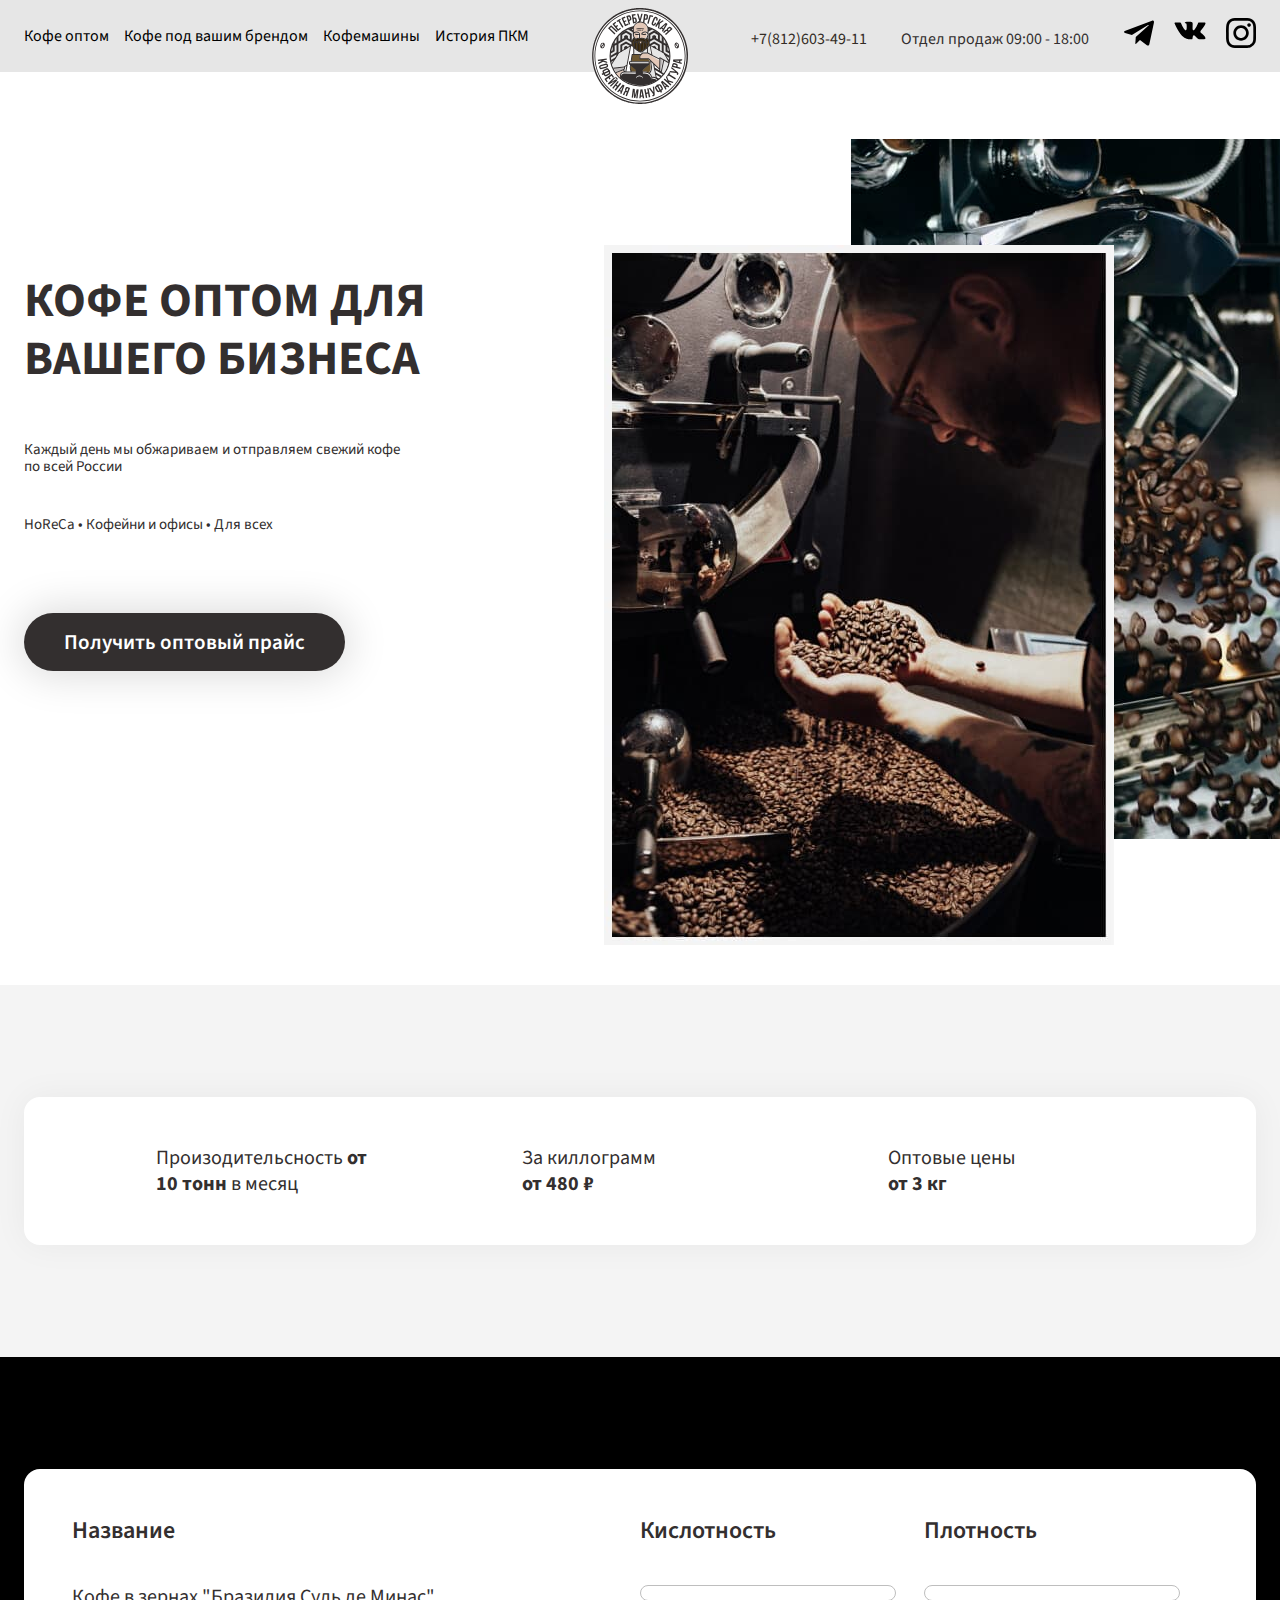
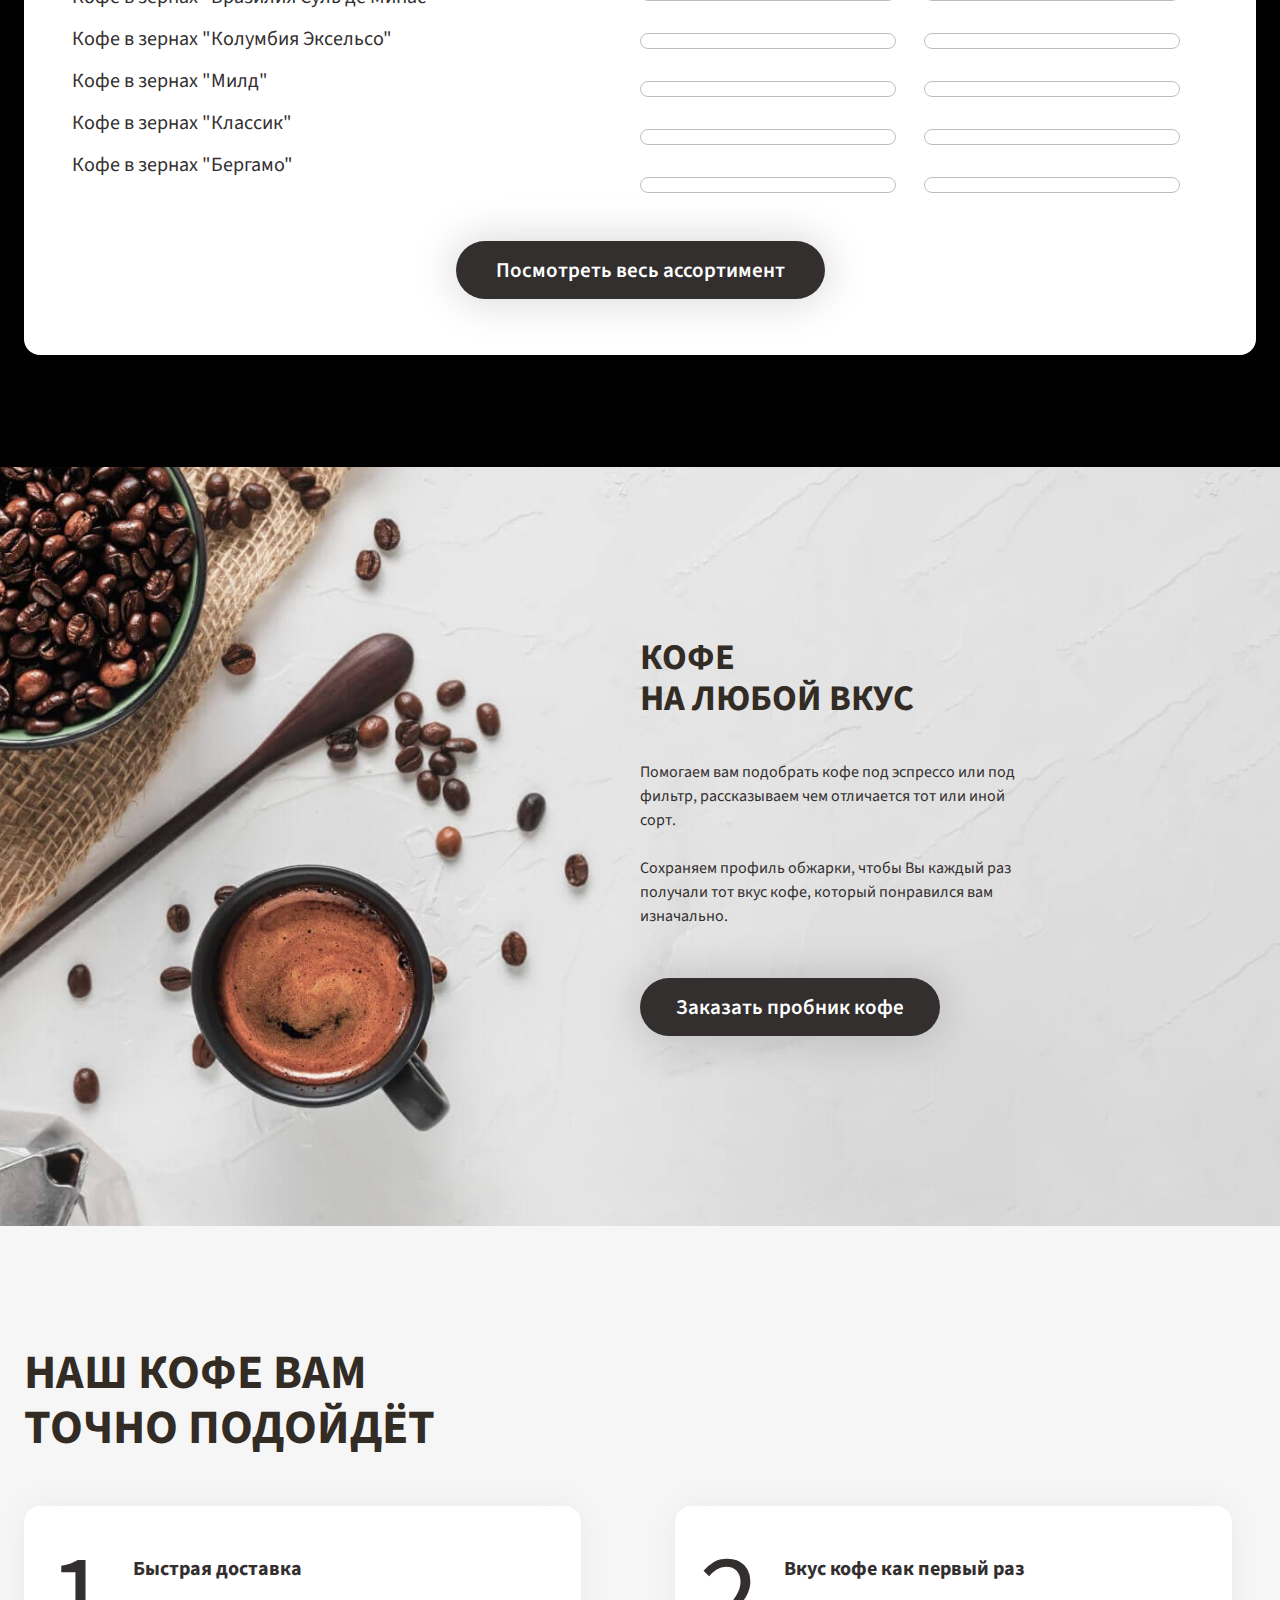
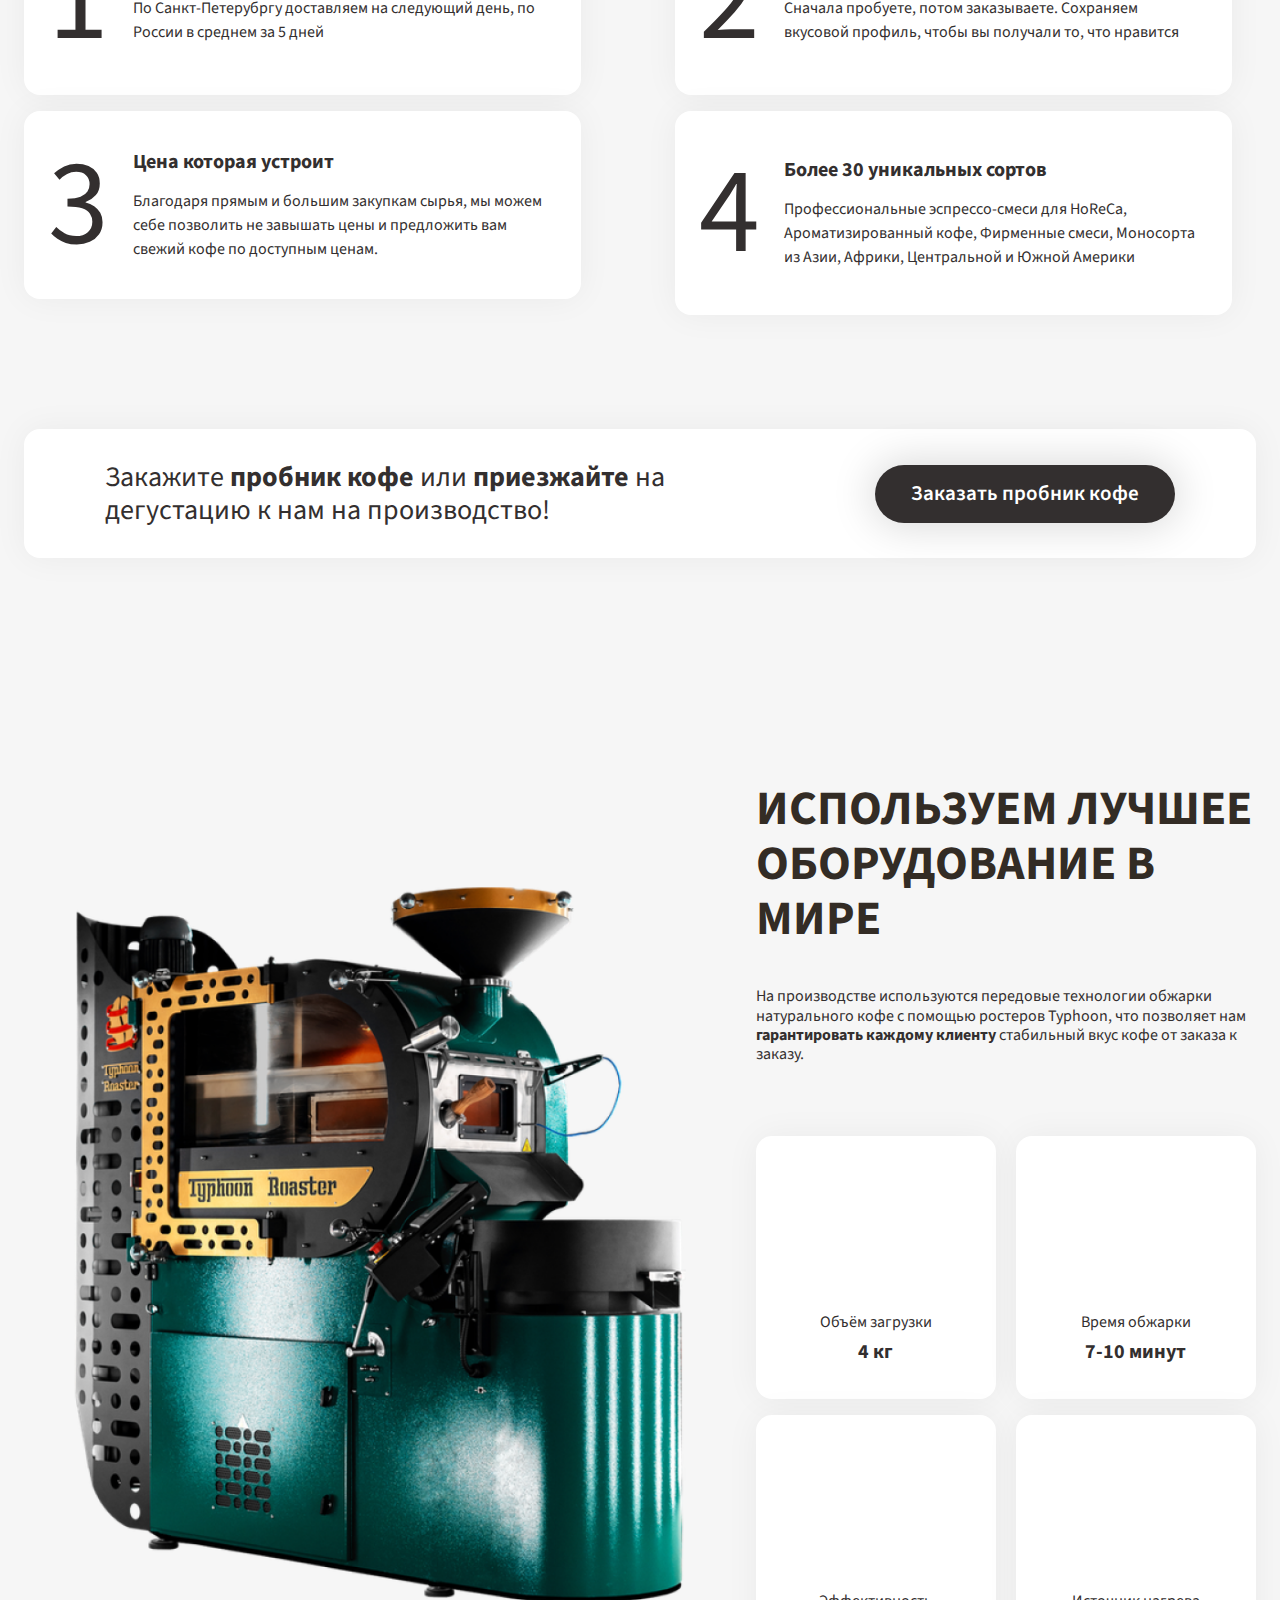
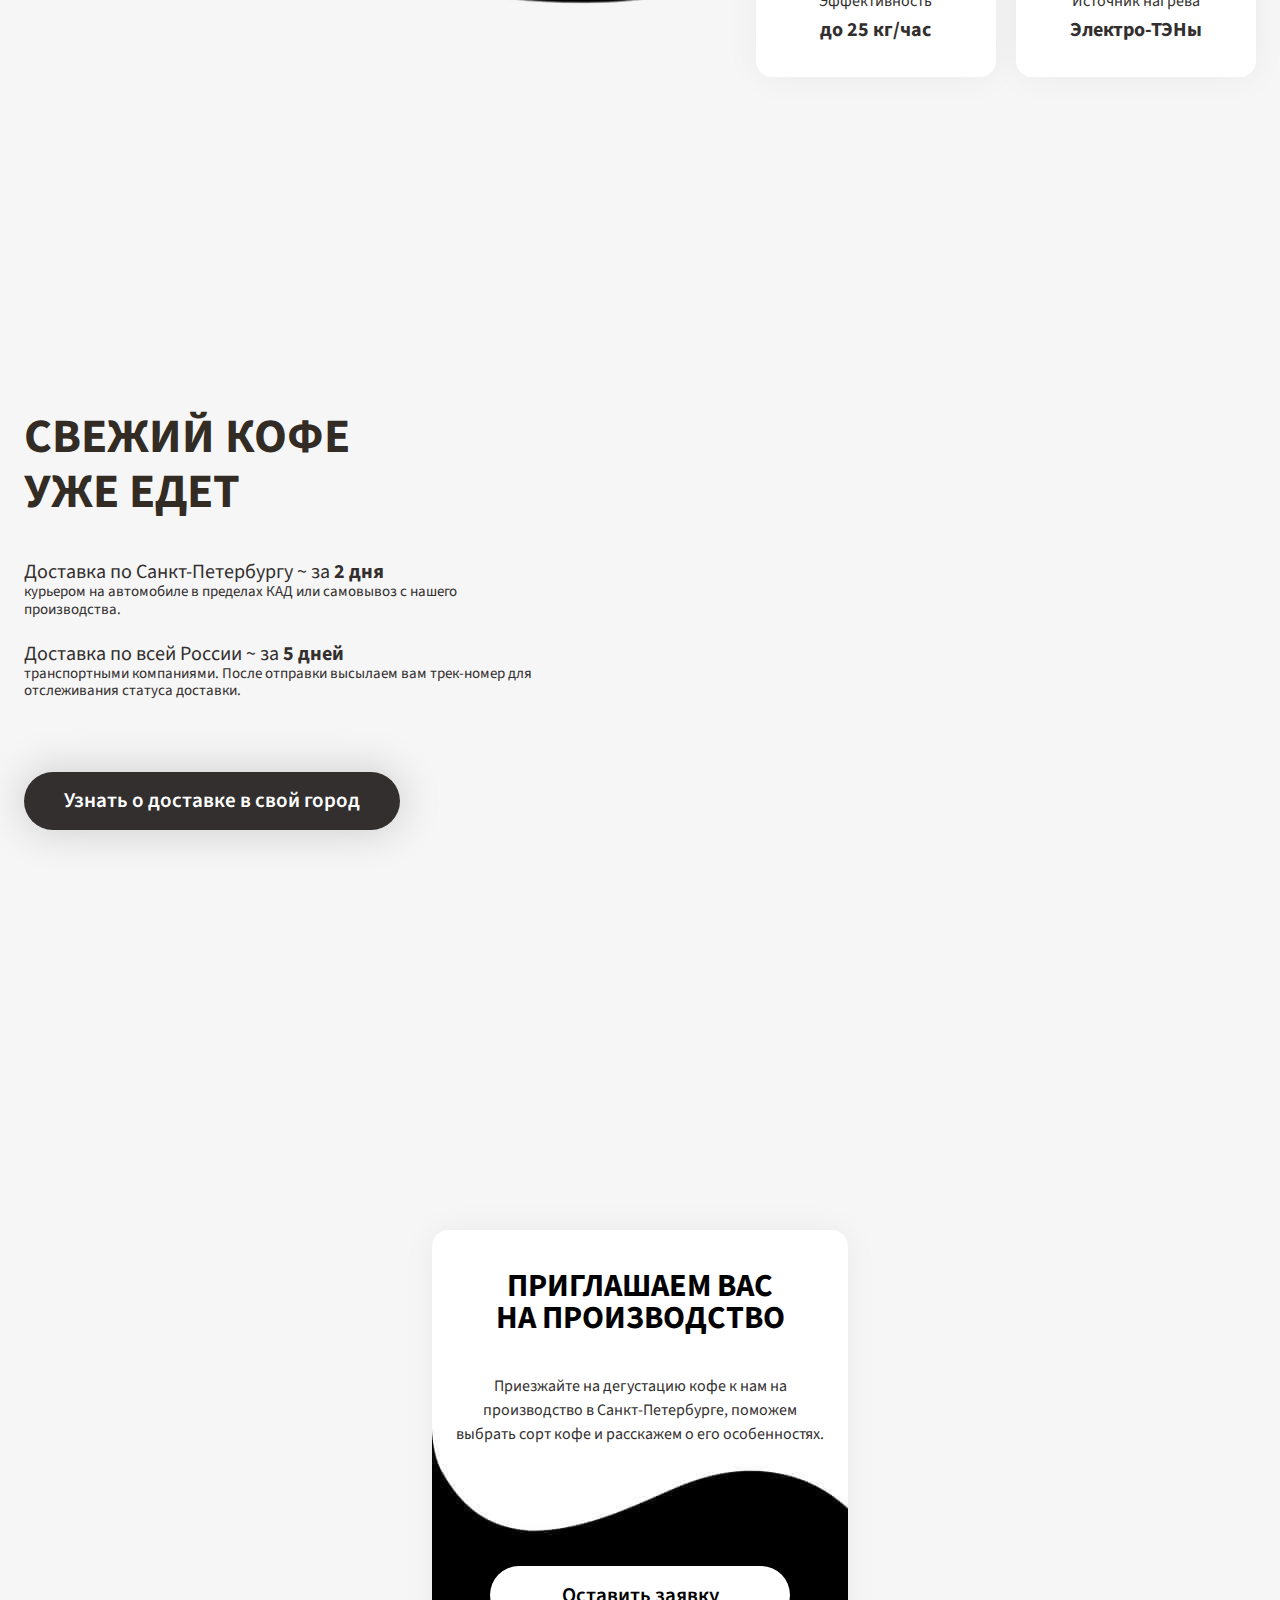
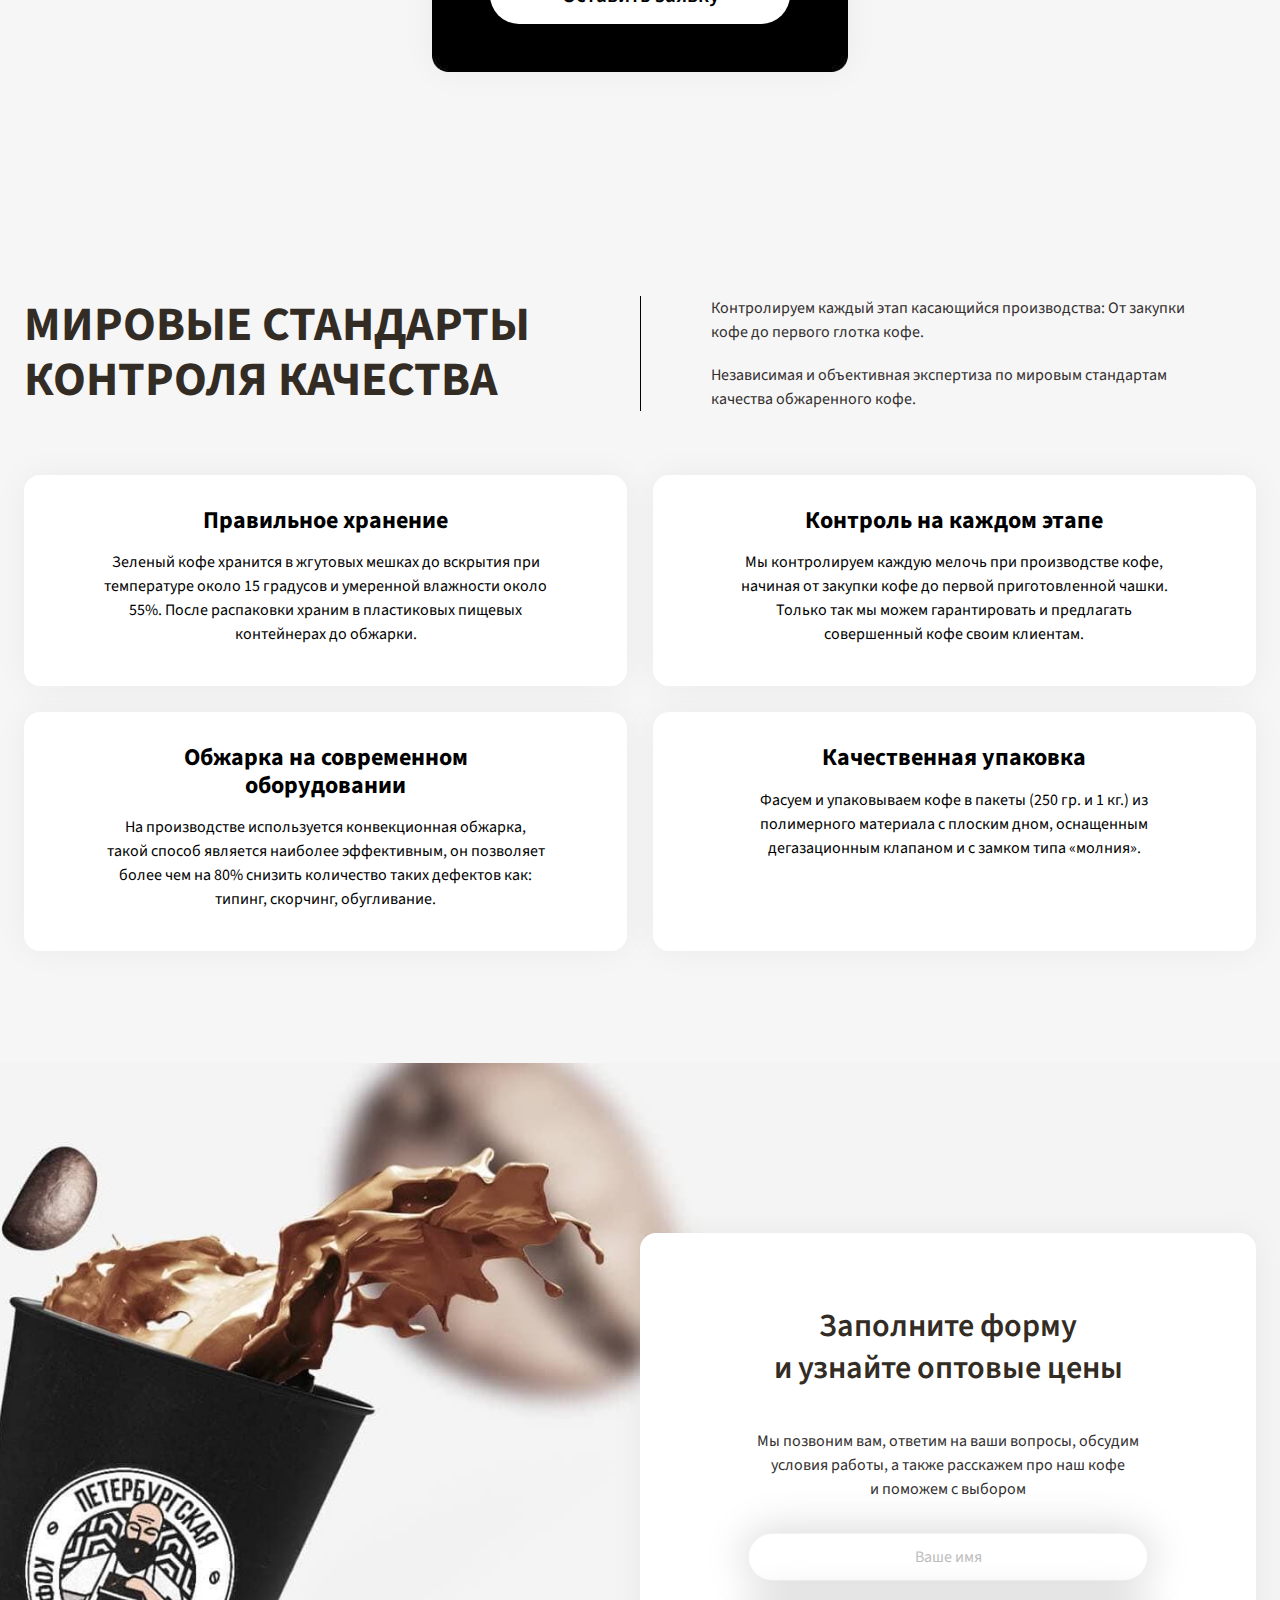
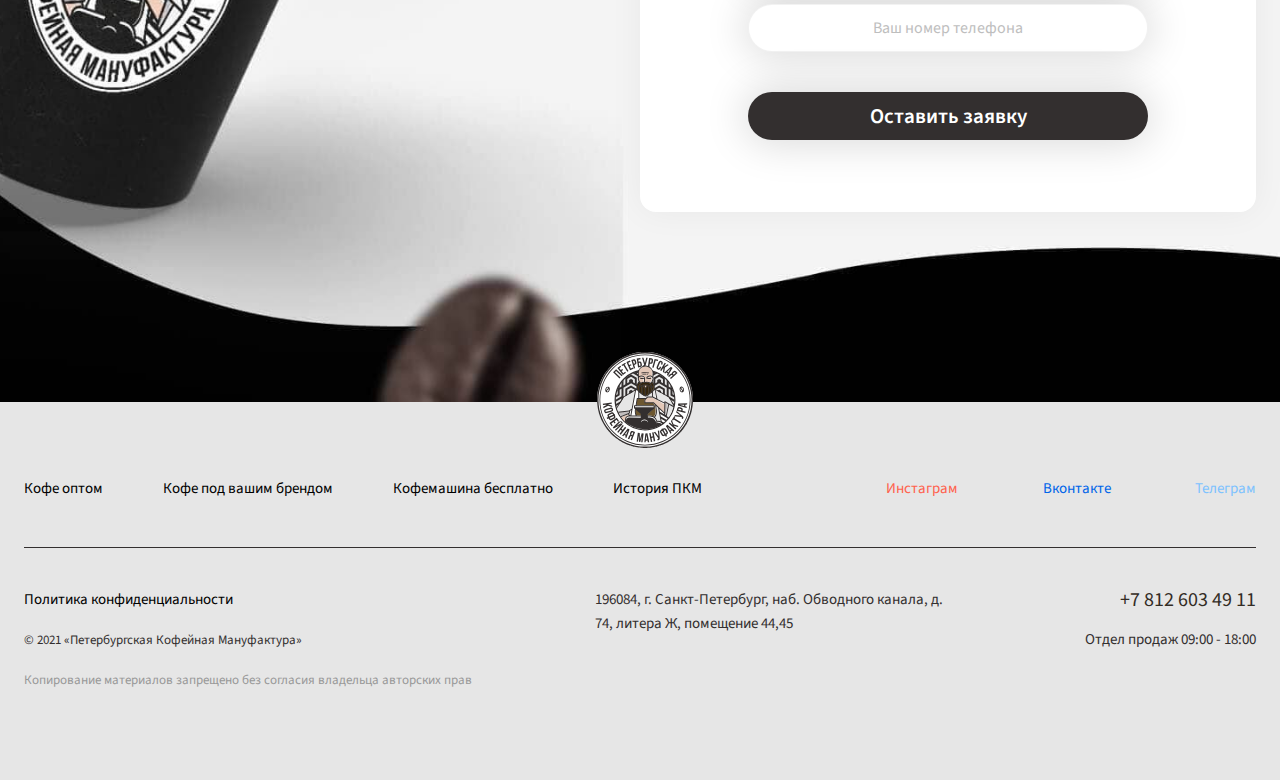
<file: optom.html>
<!DOCTYPE html><html lang="ru-RU"><head><meta charset="utf-8"><title>Петербургская Кофейная Мануфактура</title><!--[if IE]><meta http-equiv="X-UA-Compatible" content="IE = edge"><![endif]--><meta name="viewport" content="width=device-width,initial-scale=1"><meta name="description" content="Свежий кофе от производителя ПКМ из Санкт-Петербурга. Минимальный опт заказ 3 кг. Кофемашина в подарок. Делаем кофе для брендов."><meta name="keywords" content=""><meta name="theme-color" content="#E6E6E6"><link rel="icon" type="image/png" href="static/images/common/favicon.png"><link href="https://fonts.googleapis.com/css2?family=Source+Sans+Pro:wght@400;600;700&amp;display=swap" rel="stylesheet"><link href="https://unpkg.com/aos@2.3.1/dist/aos.css" rel="stylesheet"><link rel="stylesheet" type="text/css" href="static/css/styles.css"></head><body class="no-scroll-y" id="page-top"><div class="wrapper"><header class="header"><div class="container df"><div class="header-nav nav-wrapper"><div class="sandwich"><div class="sandwich-line sandwich__line--top"></div></div><div class="nav-overlay"><nav class="nav"><ul class="nav-list"><li class="nav-item"><a class="nav-link" href="optom.html">Кофе оптом</a></li><li class="nav-item"><a class="nav-link" href="brand.html">Кофе под вашим брендом</a></li><li class="nav-item"><a class="nav-link" href="index.html">Кофемашины <span class="nav-link__mob">бесплатно</span></a></li><li class="nav-item"><a class="nav-link" href="about.html">История ПКМ</a></li><div class="dn nav-bottom"><a class="phone-link df" href="tel:+78126034911"><span>+7(812)603-49-11</span></a><div class="timework">Отдел продаж  09:00 - 18:00</div><div class="nav-bottom__social"><div class="social df"><a href="https://t.me/pcm_online" target="_blank" rel="noreferrer"><svg class="svg-sprite-icon icon-tele social-icon social-tele"><use xlink:href="static/images/sprite/symbol/sprite.svg#tele"></use></svg></a><a href="https://vk.com/pcm_online" target="_blank" rel="noreferrer"><svg class="svg-sprite-icon icon-vk social-icon social-vk"><use xlink:href="static/images/sprite/symbol/sprite.svg#vk"></use></svg></a><a href="https://instagram.com/pcm.online" target="_blank" rel="noreferrer"><svg class="svg-sprite-icon icon-insta social-icon social-insta"><use xlink:href="static/images/sprite/symbol/sprite.svg#insta"></use></svg></a></div></div><p>Следи за нами в соц. сетях                 </p></div></ul></nav></div></div><a class="logo" href="index.html"><img src="static/images/common/logo.svg" width="96" height="96" alt="Петербургская Кофейная Манфактура"></a><div class="header-info df sb"><div class="phone"><a class="phone-link df" href="tel:+78126034911"><span>+7(812)603-49-11</span></a></div><div class="worktime"><span>Отдел продаж  09:00 - 18:00</span></div><div class="social df"><a href="https://t.me/pcm_online" target="_blank" rel="noreferrer"><svg class="svg-sprite-icon icon-tele social-icon social-tele"><use xlink:href="static/images/sprite/symbol/sprite.svg#tele"></use></svg></a><a href="https://vk.com/pcm_online" target="_blank" rel="noreferrer"><svg class="svg-sprite-icon icon-vk social-icon social-vk"><use xlink:href="static/images/sprite/symbol/sprite.svg#vk"></use></svg></a><a href="https://instagram.com/pcm.online" target="_blank" rel="noreferrer"><svg class="svg-sprite-icon icon-insta social-icon social-insta"><use xlink:href="static/images/sprite/symbol/sprite.svg#insta"></use></svg></a></div></div></div></header><div class="content"><section class="s-banner w-bg s-o-banner" skill="1"><div class="container"><div class="banner"><div class="banner-left"><h1 class="banner-title title48">КОФЕ ОПТОМ ДЛЯ ВАШЕГО БИЗНЕСА </h1><div class="banner-list"><p>Каждый день мы обжариваем и отправляем свежий кофе по всей России</p><p>HoReCa • Кофейни и офисы • Для всех</p></div><a class="btn popup-with-form btn-big" href="#popup-form" title-popup="получите оптовый прайс">Получить оптовый прайс</a></div><div class="banner-right"><div class="banner-right__absolute"><img src="static/images/common/optom/o-banner2.jpg" alt=""></div><img class="banner-right__pic" src="static/images/common/optom/o-banner1.jpg" alt=""></div></div></div></section><section class="s-o-serve s-pad"><div class="container"><div class="o-serve df sb"><div class="o-serve-item df"><div class="o-serve-item__img"></div><span>Произодительсность <b>от 10 тонн</b> в месяц</span></div><div class="o-serve-item df"><div class="o-serve-item__img"></div><span>За киллограмм<br> <strong>от 480 ₽</strong></span></div><div class="o-serve-item df"><div class="o-serve-item__img"></div><span>Оптовые цены <br><strong>от 3 кг</strong></span></div></div></div></section><section class="s-range s-pad" id="s-range"><div class="container"><div class="range"><div class="range-items df"><div class="range-item"><span class="range-item__title">Название</span><div class="range-item__list range-item__list--first"><p>Кофе в зернах "Бразилия Суль де Минас"</p><p>Кофе в зернах "Колумбия Эксельсо"	</p><p>Кофе в зернах "Милд"	</p><p>Кофе в зернах "Классик"</p><p>Кофе в зернах "Бергамо"</p></div></div><div class="range-item"><span class="range-item__title">Кислотность</span><div class="range-item__list"><div class="range-item__progress" data-percent="50%"><span class="inner-skill-bar"></span></div><div class="range-item__progress" data-percent="60%"><span class="inner-skill-bar"></span></div><div class="range-item__progress" data-percent="40%"><span class="inner-skill-bar"></span></div><div class="range-item__progress" data-percent="30%"><span class="inner-skill-bar"></span></div><div class="range-item__progress" data-percent="20%"><span class="inner-skill-bar"></span></div></div></div><div class="range-item"><span class="range-item__title">Плотность</span><div class="range-item__list"><div class="range-item__progress" data-percent="70%"><span class="inner-skill-bar"></span></div><div class="range-item__progress" data-percent="80%"><span class="inner-skill-bar"></span></div><div class="range-item__progress" data-percent="70%"><span class="inner-skill-bar"></span></div><div class="range-item__progress" data-percent="70%"><span class="inner-skill-bar"></span></div><div class="range-item__progress" data-percent="80%"><span class="inner-skill-bar"></span></div></div></div></div><div class="sec-title_wrapper"><a class="btn btn-big popup-in popup-with-form" href="#popup-form" title-popup="получите оптовый прайс">Посмотреть весь ассортимент</a></div></div></div></section><section class="s-special"><div class="container"><div class="special"><div class="special-wrapper"><h2 class="sec-title">КОФЕ<br> НА ЛЮБОЙ ВКУС</h2><div class="special-text"><p>Помогаем вам подобрать кофе под эспрессо или под фильтр, рассказываем чем отличается тот или иной сорт. </p><p>Сохраняем профиль обжарки, чтобы Вы каждый раз получали тот вкус кофе, который понравился вам изначально.</p></div><a class="btn popup-with-form" href="#popup-form" title-popup="получите пробник кофе">Заказать пробник кофе </a></div></div></div></section><section class="s-o-advan"><div class="container"><div class="o-advan"><h2 class="sec-title title48">НАШ КОФЕ ВАМ<br> ТОЧНО ПОДОЙДЁТ</h2><div class="o-advan-wrapper"><div class="o-advan-item df"><span class="num">1</span><div class="o-advan-item__text"><span class="title">Быстрая доставка</span><p>По Санкт-Петерубргу доставляем  на следующий день, по России в среднем за 5 дней</p></div></div><div class="o-advan-item df"><span class="num">2</span><div class="o-advan-item__text"><span class="title">Вкус кофе как первый раз </span><p>Сначала пробуете, потом заказываете. Сохраняем вкусовой профиль, чтобы вы получали то, что нравится</p></div></div><div class="o-advan-item df"><span class="num">3</span><div class="o-advan-item__text"><span class="title">Цена которая устроит</span><p>Благодаря прямым и большим закупкам сырья, мы можем себе позволить не завышать цены и  предложить вам свежий кофе по доступным ценам. </p></div></div><div class="o-advan-item df"><span class="num">4</span><div class="o-advan-item__text"><span class="title"> Более 30 уникальных сортов</span><p>Профессиональные эспрессо-смеси для HoReCa, Ароматизированный кофе, Фирменные смеси, Моносорта из Азии, Африки, Центральной и Южной Америки</p></div></div></div></div></div></section><section class="s-o-receive s-pad"><div class="container"><div class="o-receive df"><h2 class="title">Закажите <strong>пробник кофе</strong> или <strong>приезжайте</strong> на дегустацию к нам на производство!</h2><a class="btn popup-with-form" href="#popup-form" title-popup="получите пробник кофе">Заказать пробник кофе</a></div></div></section><section class="s-o-profi s-pad"><div class="container"><div class="o-profi df sb"><div class="o-profi-left o-profi-block"><picture><img src="static/images/common/optom/o-profi.png" alt="ДЛЯ ВАС РАБОТАЮТ ПРОФЕССИОНАЛЫ"></picture></div><div class="o-profi-right o-profi-block"><h2 class="sec-title title48">ИСПОЛЬЗУЕМ ЛУЧШЕЕ ОБОРУДОВАНИЕ В МИРЕ</h2><p class="sub-title">На производстве используются передовые технологии обжарки  натурального кофе с помощью ростеров Typhoon, что позволяет нам <strong>гарантировать каждому клиенту</strong> стабильный вкус кофе от заказа к заказу.</p><div class="o-profi-items df"><div class="o-profi-item"><div class="o-profi-item__iconW"><svg class="svg-sprite-icon icon-o-prof1 o-profi-item__icon"><use xlink:href="static/images/sprite/symbol/sprite.svg#o-prof1"></use></svg></div><span>Объём загрузки</span><p>4 кг</p></div><div class="o-profi-item"><div class="o-profi-item__iconW"><svg class="svg-sprite-icon icon-o-prof2 o-profi-item__icon"><use xlink:href="static/images/sprite/symbol/sprite.svg#o-prof2"></use></svg></div><span>Время обжарки</span><p>7-10 минут</p></div><div class="o-profi-item"><div class="o-profi-item__iconW"><svg class="svg-sprite-icon icon-o-prof3 o-profi-item__icon"><use xlink:href="static/images/sprite/symbol/sprite.svg#o-prof3"></use></svg></div><span>Эффективность</span><p>до 25 кг/час</p></div><div class="o-profi-item"><div class="o-profi-item__iconW"><svg class="svg-sprite-icon icon-o-prof4 o-profi-item__icon"><use xlink:href="static/images/sprite/symbol/sprite.svg#o-prof4"></use></svg></div><span>Источник нагрева</span><p>Электро-ТЭНы</p></div></div></div></div></div></section><section class="s-o-deliver"><div class="car-block car-block__deliver"><picture data-aos="slide-left" data-aos-delay="50" data-aos-duration="1000"><source type="image/webp" srcset="static/images/common/optom/o-deliver.webp"><source type="image/png" srcset="static/images/common/optom/o-deliver.png"><img src="static/images/common/optom/o-deliver.png" alt="СВЕЖИЙ КОФЕ УЖЕ ЕДЕТ"></picture></div><div class="container"><div class="o-deliver"><h2 class="sec-title title48">СВЕЖИЙ КОФЕ<br> УЖЕ ЕДЕТ</h2><div class="o-deliver-text"><p>Доставка по Санкт-Петербургу ~ за <b>2 дня</b> <small>курьером на автомобиле в пределах КАД или самовывоз с нашего производства.</small></p><p>Доставка по всей России ~ за <b>5 дней</b> <small>транспортными компаниями. После отправки высылаем вам трек-номер для отслеживания статуса доставки.</small></p></div><a class="btn btn-big popup-with-form" href="#popup-form" title-popup="Узнайте о доставке в ваш город">Узнать о доставке в свой город</a></div></div></section><section class="s-form1 s-o-invite"><div class="container"><div class="form1 o-invite"><div class="form"><h2 class="sec-title">ПРИГЛАШАЕМ ВАС<br> НА ПРОИЗВОДСТВО</h2><p>Приезжайте на дегустацию кофе к нам на производство в Санкт-Петербурге, поможем выбрать сорт кофе и расскажем о его особенностях.</p><div class="form-btn"><a class="btn popup-with-form btn-white" href="#popup-form" title-popup="приезжайте на дегустацию">Оставить заявку</a></div></div></div></div></section><section class="s-o-quality s-pad"> <div class="container"><div class="o-quality"><div class="o-quality-titles df"><h2 class="sec-title title48">МИРОВЫЕ СТАНДАРТЫ КОНТРОЛЯ КАЧЕСТВА</h2><div class="o-quality-titles__text"><p>Контролируем каждый этап касающийся производства: От закупки кофе до первого глотка кофе.</p><p>Независимая и объективная экспертиза по мировым стандартам качества обжаренного кофе.</p></div></div><div class="o-quality-items grid"><div class="o-quality-item"><span class="title">Правильное хранение</span><p>Зеленый кофе хранится в жгутовых мешках до вскрытия при температуре около 15 градусов и умеренной влажности около 55%. После распаковки храним в пластиковых пищевых контейнерах до обжарки.</p></div><div class="o-quality-item"><span class="title">Контроль на каждом этапе</span><p>Мы контролируем каждую мелочь при производстве кофе, начиная от закупки кофе до первой приготовленной чашки. Только так мы можем гарантировать и предлагать совершенный кофе своим клиентам. </p></div><div class="o-quality-item"><span class="title">Обжарка на современном оборудовании</span><p>На производстве используется конвекционная обжарка, такой способ является наиболее эффективным, он позволяет более чем на 80% снизить количество таких дефектов как: типинг, скорчинг, обугливание.</p></div><div class="o-quality-item"><span class="title">Качественная упаковка</span><p>Фасуем и упаковываем кофе в пакеты (250 гр. и 1 кг.) из полимерного материала с плоским дном, оснащенным дегазационным клапаном и с замком типа «молния».   </p></div></div></div></div></section><section class="s-special s-optprice"><div class="container"><div class="special"><div class="special-wrapper"><div class="form2 df"><div class="form2-block"><form class="form form2-popup" enctype="multipart/form-data" id="form2"><div class="form2-popup__wrapper"><h2 class="sec-title">Заполните форму<br> и узнайте оптовые цены</h2><p>Мы позвоним вам, ответим на ваши вопросы, обсудим условия работы, а также расскажем про наш кофе и поможем с выбором</p><div class="form-inputs"><input class="form-input" type="text" name="name" placeholder="Ваше имя"><input class="form-input" type="tel" data-validate-field="tel" name="phone" placeholder="Ваш номер телефона"></div><div class="form-btn"><button class="btn btn-form">Оставить заявку</button></div></div><div class="form2-popup__ok ok"><div class="ok-wrap"><div class="ok-img"><img src="static/images/common/form-ok.jpg" alt="Ваша заявка уже у нас"></div><h3 class="ok-title">Ваша заявка уже у нас</h3><p class="ok-text">Мы скоро свяжемся с вами!</p></div></div></form></div></div></div></div></div><div class="special-bottom"><picture><source type="image/webp" srcset="static/images/common/optom/speccup.webp"><source type="image/png" srcset="static/images/common/optom/speccup.png"><img src="static/images/common/optom/speccup.png" alt="КОФЕ ОПТОМ ДЛЯ ВАШЕГО БИЗНЕСА"></picture></div></section><div class="form1 popform mfp-hide" id="popup-form"><div class="popup-close"><svg class="svg-sprite-icon icon-close popup-close__icon"><use xlink:href="static/images/sprite/symbol/sprite.svg#close"></use></svg></div><form class="form form2-popup" enctype="multipart/form-data" method="post" id="form1"><div class="form2-popup__wrapper"><h2 class="sec-title">Заполните форму и <b class="popup-title-in">получите кофемашину</b> </h2><p>Мы позвоним вам, ответим на ваши вопросы, обсудим условия работы, а также расскажем про наш кофе и поможем с выбором</p><div class="form-inputs"><input class="form-input" type="text" name="name" placeholder="Ваше имя"><input class="form-input" type="tel" name="phone" placeholder="Ваш номер телефона" data-validate-field="tel"></div><div class="form-btn"><button class="btn btn-form">Оставить заявку</button></div></div><div class="form2-popup__ok ok"><div class="ok-wrap"><div class="ok-img"><img src="static/images/common/form-ok.jpg" alt="Ваша заявка уже у нас"></div><h3 class="ok-title">Ваша заявка уже у нас</h3><p class="ok-text">Мы скоро свяжемся с вами!</p><a class="btn ok-btn" href="#">Хорошо</a></div></div></form></div></div><footer class="footer"><div class="container"><div class="sec-title_wrapper"><div class="logo"><img src="static/images/common/logo.svg" width="96" height="96" alt="Петербургская Кофейная Манфактура"></div></div><div class="footer-top df"><nav class="nav footer-top__nav"><ul class="nav-list"><li class="nav-item"><a class="nav-link" href="optom.html">Кофе оптом</a></li><li class="nav-item"><a class="nav-link" href="brand.html">Кофе под вашим брендом</a></li><li class="nav-item"><a class="nav-link" href="index.html">Кофемашина бесплатно</a></li><li class="nav-item"><a class="nav-link" href="about.html">История ПКМ</a></li></ul></nav><div class="footer-top__social df"><a href="https://instagram.com/pcm.online" target="_blank" rel="noreferrer">Инстаграм</a><a href="https://vk.com/pcm_online" target="_blank" rel="noreferrer">Вконтакте</a><a href="https://t.me/pcm_online" target="_blank" rel="noreferrer">Телеграм</a></div></div><div class="footer-bottom df sb"><div class="footer-bottom__block"><a class="politic" href="#">Политика конфиденциальности</a><p class="date">© 2021 «Петербургская Кофейная Мануфактура»</p><div class="footer-copy">Копирование материалов запрещено без согласия владельца авторских прав</div></div><div class="footer-bottom__block"><div class="adress"><span>196084, г. Санкт-Петербург, наб. Обводного канала, д. 74, литера Ж, помещение 44,45</span></div></div><div class="footer-bottom__block"><div class="phone"><a class="phone-link" href="tel:+78126034911">+7 812 603 49 11</a></div><div class="timework">Отдел продаж  09:00 - 18:00</div></div></div></div></footer></div><script src="static/js/mask.js"></script><script src="static/js/validate.js"></script><script src="https://unpkg.com/aos@2.3.1/dist/aos.js"></script><script src="static/js/libs.js"></script><script src="static/js/main.js"></script></body></html>
</file>
